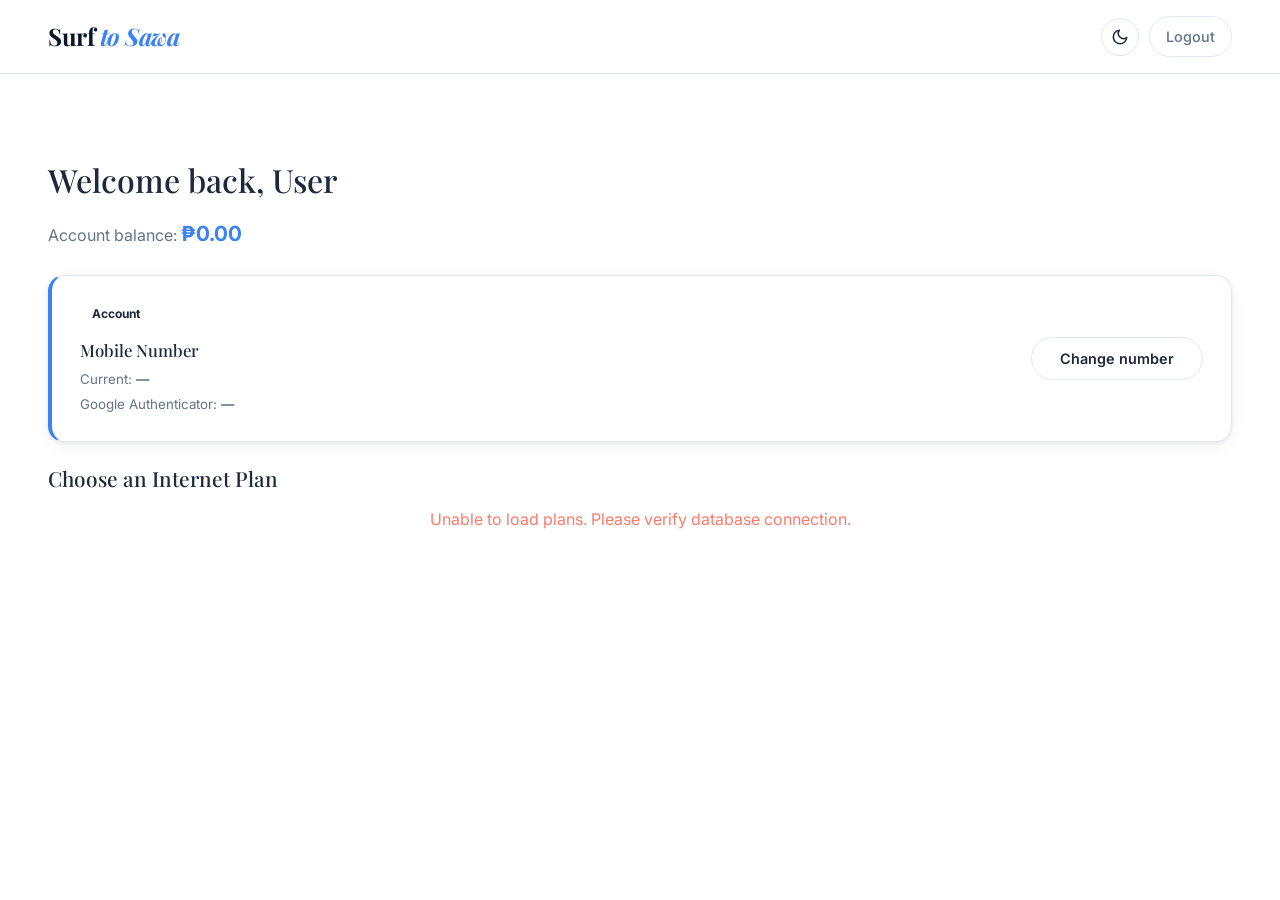
<file: dashboard.html>
<!DOCTYPE html>
<html lang="en">
<head>
<meta charset="UTF-8">
<meta name="viewport" content="width=device-width, initial-scale=1.0">
<title>Dashboard | Surf to Sawa</title>
<link rel="stylesheet" href="css/style.css">
<script src="js/theme.js"></script>
<style>
    #phone-change-flow input {
        width: 100%;
        padding: 13px 16px;
        margin-bottom: 14px;
        border-radius: var(--radius-sm);
        border: 1.5px solid var(--border);
        background: var(--bg-alt);
        color: var(--text);
        font-size: 0.95rem;
        font-family: var(--font-sans);
        transition: all .25s;
    }

    #phone-change-flow input:focus {
        outline: none;
        border-color: var(--accent-2);
        box-shadow: 0 0 0 3px rgba(59, 130, 246, .12);
        background: var(--bg);
    }
</style>
</head>
<body>

<header class="navbar">
    <a href="index.html" class="logo">Surf <span>to Sawa</span></a>
    <nav style="display:flex;align-items:center;gap:10px;flex-wrap:wrap">
        <a href="admin.html" id="admin-link" style="display:none">Admin Panel</a>
        <a href="s2s-customer-locations.html" id="locations-link" style="display:none">Customer Locations</a>
        <a href="topup.html" id="topup-link" style="display:none" class="btn-outline">Top Up</a>
        <span id="welcome" style="color:var(--text-muted);font-size:0.9rem"></span>
        <button type="button" class="theme-toggle" onclick="toggleTheme()"></button>
        <a href="php/logout.php" onclick="localStorage.removeItem('user')" class="btn-outline">Logout</a>
    </nav>
</header>

<section class="dashboard">
    <h2>Welcome back, <span id="username">User</span></h2>
    <p class="balance-display">Account balance: <strong>₱<span id="balance">0.00</span></strong></p>

    <!-- Mobile Number / Change Number Card -->
    <div class="sub-card" id="phone-card" style="margin-bottom:20px">
        <div style="display:flex;justify-content:space-between;align-items:center;flex-wrap:wrap;gap:10px">
            <div>
                <span class="badge" style="margin-bottom:6px">Account</span>
                <h3 style="margin:4px 0 2px;color:var(--text);font-size:1.05rem">Mobile Number</h3>
                <small style="color:var(--text-muted)">Current: <strong id="current-phone">—</strong></small><br>
                <small style="color:var(--text-muted)">Google Authenticator: <strong id="totp-status">—</strong></small>
            </div>
            <button type="button" class="btn-outline" id="phone-change-toggle" onclick="togglePhoneChange()">Change
                number</button>
        </div>

        <div id="phone-change-flow" hidden style="margin-top:14px">
            <div id="phone-msg" style="display:none"></div>
            <form id="phone-request-form" onsubmit="event.preventDefault(); requestPhoneChange();">
                <p class="sub" style="margin:0 0 10px">Enter the new number, then confirm it with a code from your
                    Google Authenticator app.</p>
                <input type="tel" id="pc-phone" placeholder="New mobile number (e.g. 0917 123 4567)" required
                    inputmode="tel" autocomplete="tel">
                <button type="submit" class="btn-primary full" id="pc-send-btn">Continue</button>
            </form>
            <form id="phone-verify-form" hidden onsubmit="event.preventDefault(); verifyPhoneChange();">
                <div id="pc-totp-setup" hidden>
                    <p class="sub" style="margin:0 0 10px">Scan this QR code with the Google Authenticator app, then
                        type the 6-digit code it shows.</p>
                    <div id="pc-qr" style="display:flex;justify-content:center;margin:0 0 10px"></div>
                </div>
                <p id="pc-otp-copy" class="sub" style="margin:0 0 10px">Enter the 6-digit code from your Google
                    Authenticator app to confirm the new number.</p>
                <input type="text" id="pc-code" placeholder="6-digit authenticator code" required inputmode="numeric"
                    autocomplete="one-time-code" maxlength="6" pattern="[0-9]{6}">
                <button type="submit" class="btn-primary full" id="pc-verify-btn">Confirm new number</button>
            </form>
        </div>
    </div>

    <!-- Location & Coverage Card -->
    <div id="location-card" class="sub-card" style="display:none;margin-bottom:20px;border-left-color:var(--load-normal)"></div>

    <!-- Active Subscription Card -->
    <div id="active-sub-card" class="sub-card" style="display:none;margin-bottom:30px"></div>

    <h3>Choose an Internet Plan</h3>
    <div id="plan-list" class="plan-grid"></div>
</section>

<script src="js/qrcode.min.js"></script>
<script src="js/script.js?v=20261123c"></script>
<script>
    checkSession();
    loadPlans("plan-list", false);

    /* ── Change mobile number (Google Authenticator) ── */
    function phoneNotify(msg, ok = true) {
        const el = document.getElementById("phone-msg");
        el.textContent = msg;
        el.style.display = "block";
        el.style.background = ok ? "rgba(34, 197, 94, 0.15)" : "rgba(255, 92, 138, 0.15)";
        el.style.border = ok ? "1px solid var(--load-normal)" : "1px solid var(--accent-2)";
        el.style.color = ok ? "var(--load-normal)" : "#ff7a6b";
        el.style.padding = "10px 14px";
        el.style.borderRadius = "8px";
        el.style.marginBottom = "14px";
        el.style.fontSize = "0.9rem";
    }

    function togglePhoneChange() {
        const flow = document.getElementById("phone-change-flow");
        flow.hidden = !flow.hidden;
        if (!flow.hidden) {
            document.getElementById("pc-phone").focus();
        }
    }

    function showPhoneOtpMessage(data) {
        const setupBox = document.getElementById("pc-totp-setup");
        if (data.totp_setup_required && data.otpauth_uri) {
            setupBox.hidden = false;
            renderAuthenticatorQr("pc-qr", data.otpauth_uri);
        } else {
            setupBox.hidden = true;
        }
        const lines = [data.message || "Enter the code from your Google Authenticator app."];
        if (data.phone_masked) lines.push("New number: " + data.phone_masked);
        document.getElementById("pc-otp-copy").textContent = lines.join(" ");
    }

    async function requestPhoneChange() {
        const phone = document.getElementById("pc-phone").value.trim();
        if (!phone) {
            phoneNotify("Enter the new mobile number.", false); return;
        }
        const btn = document.getElementById("pc-send-btn");
        btn.disabled = true; btn.textContent = "Checking…";
        try {
            const res = await fetch("php/request_phone_change.php", {
                method: "POST",
                headers: { "Content-Type": "application/json" },
                body: JSON.stringify({ phone })
            });
            const data = await res.json();
            phoneNotify(data.message, data.success);
            if (data.success) {
                document.getElementById("phone-request-form").hidden = true;
                document.getElementById("phone-verify-form").hidden = false;
                showPhoneOtpMessage(data);
                document.getElementById("pc-code").focus();
            }
        } catch (err) {
            phoneNotify("Request failed. Check the server connection.", false);
        } finally {
            btn.disabled = false; btn.textContent = "Continue";
        }
    }

    async function verifyPhoneChange() {
        const code = document.getElementById("pc-code").value.trim();
        if (!/^\d{6}$/.test(code)) {
            phoneNotify("Enter the 6-digit code from your authenticator app.", false); return;
        }
        const btn = document.getElementById("pc-verify-btn");
        btn.disabled = true; btn.textContent = "Verifying…";
        try {
            const res = await fetch("php/verify_phone_change.php", {
                method: "POST",
                headers: { "Content-Type": "application/json" },
                body: JSON.stringify({ code })
            });
            const data = await res.json();
            phoneNotify(data.message, data.success);
            if (data.success) {
                document.getElementById("current-phone").textContent = formatPhPhone(data.phone);
                const user = JSON.parse(localStorage.getItem("user") || "{}");
                user.phone = data.phone;
                user.phone_verified = true;
                user.totp_enabled = true;
                localStorage.setItem("user", JSON.stringify(user));
                const totpEl = document.getElementById("totp-status");
                if (totpEl) { totpEl.textContent = "Enabled"; totpEl.style.color = "var(--load-normal)"; }
                document.getElementById("phone-change-flow").hidden = true;
                document.getElementById("phone-verify-form").hidden = true;
                document.getElementById("phone-request-form").hidden = false;
                document.getElementById("pc-phone").value = "";
                document.getElementById("pc-code").value = "";
            }
        } catch (err) {
            phoneNotify("Verification request failed. Check the server connection.", false);
        } finally {
            btn.disabled = false; btn.textContent = "Confirm new number";
        }
    }
</script>

</body>
</html>
</file>
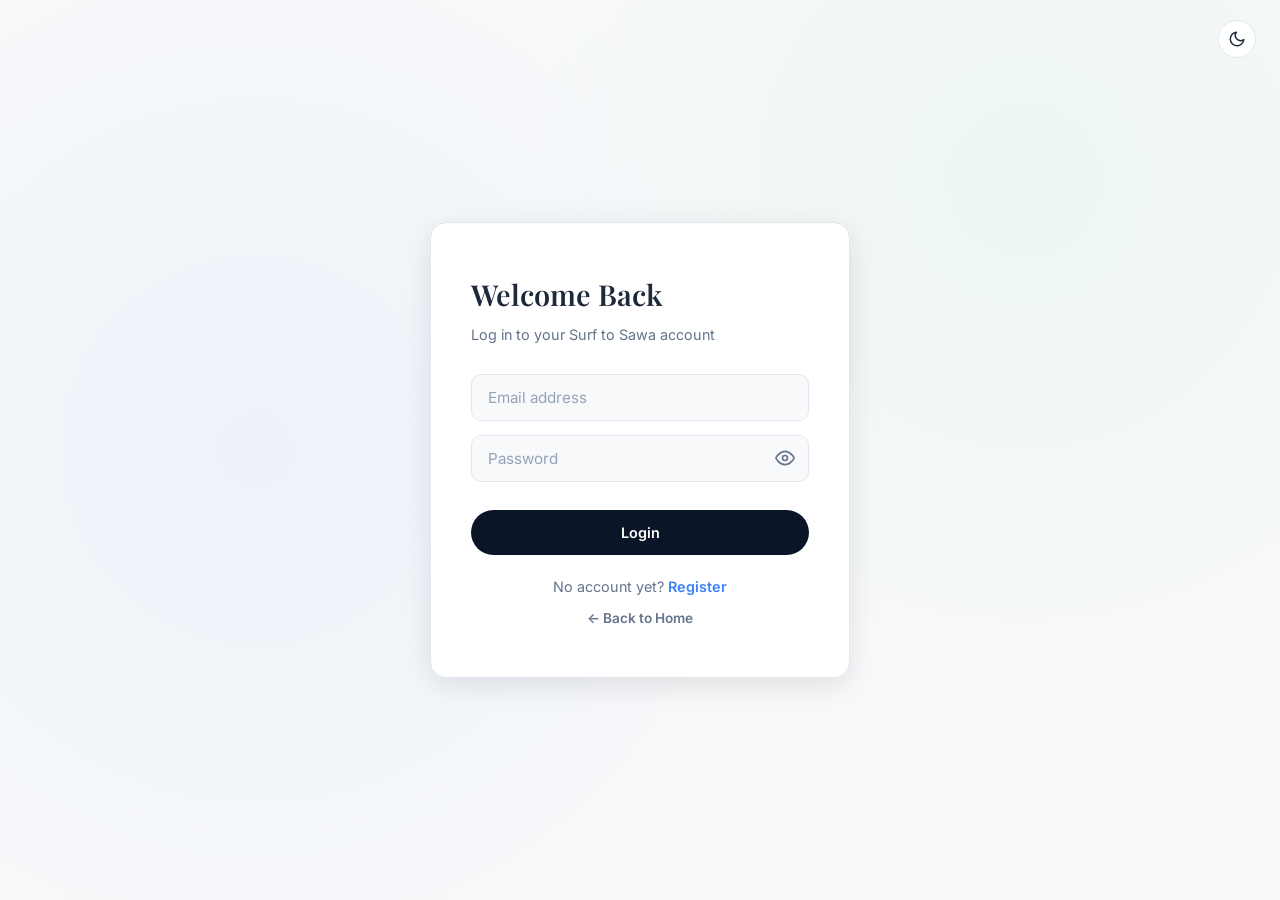
<file: login.html>
<!DOCTYPE html>
<html lang="en">

<head>
    <meta charset="UTF-8">
    <meta name="viewport" content="width=device-width, initial-scale=1.0">
    <title>Login | Surf to Sawa</title>
    <link rel="stylesheet" href="css/style.css?v=20261123">
    <script src="js/theme.js"></script>
</head>

<body class="auth-body">

    <div style="position:fixed;top:20px;right:24px">
        <button type="button" class="theme-toggle" onclick="toggleTheme()"></button>
    </div>

    <div class="auth-card">
        <h2>Welcome Back</h2>
        <p class="sub">Log in to your Surf to Sawa account</p>

        <div id="auth-msg" style="display:none"></div>

        <form id="login-form" onsubmit="event.preventDefault(); loginUser();">
            <input type="email" id="email" placeholder="Email address" required autocomplete="email">
            <div class="password-wrap">
                <input type="password" id="password" placeholder="Password" required autocomplete="current-password">
                <button type="button" class="password-toggle" onclick="togglePassword('password', this)"
                    aria-label="Show password" aria-pressed="false" title="Show password">
                    <svg class="icon-eye" viewBox="0 0 24 24" fill="none" stroke="currentColor" stroke-width="2"
                        stroke-linecap="round" stroke-linejoin="round" aria-hidden="true">
                        <path d="M1 12s4-8 11-8 11 8 11 8-4 8-11 8-11-8-11-8z"></path>
                        <circle cx="12" cy="12" r="3"></circle>
                    </svg>
                    <svg class="icon-eye-off" viewBox="0 0 24 24" fill="none" stroke="currentColor" stroke-width="2"
                        stroke-linecap="round" stroke-linejoin="round" aria-hidden="true">
                        <path
                            d="M17.94 17.94A10.07 10.07 0 0 1 12 20c-7 0-11-8-11-8a18.45 18.45 0 0 1 5.06-5.94M9.9 4.24A9.12 9.12 0 0 1 12 4c7 0 11 8 11 8a18.5 18.5 0 0 1-2.16 3.19m-6.72-1.07a3 3 0 1 1-4.24-4.24">
                        </path>
                        <line x1="1" y1="1" x2="23" y2="23"></line>
                    </svg>
                </button>
            </div>
            <button type="submit" class="btn-primary full">Login</button>
        </form>

        <section id="login-otp-panel" hidden style="margin-top:18px">
            <h3 style="margin:0 0 8px;font-family:var(--font-serif)">Google Authenticator</h3>
            <div id="login-totp-setup" hidden>
                <p class="sub" style="margin-bottom:10px">Scan this QR code with the Google Authenticator app, then type
                    the 6-digit code it shows.</p>
                <div id="login-qr" style="display:flex;justify-content:center;margin:0 0 10px"></div>
            </div>
            <p id="login-otp-copy" class="sub">Enter the 6-digit code from your Google Authenticator app.</p>
            <form onsubmit="event.preventDefault(); verifyLoginCode();">
                <input type="text" id="login-otp-code" placeholder="6-digit authenticator code" required
                    inputmode="numeric" autocomplete="one-time-code" maxlength="6" pattern="[0-9]{6}">
                <button type="submit" class="btn-primary full" id="login-verify-btn">Verify and Login</button>
            </form>
        </section>

        <p class="switch">No account yet? <a href="register.html">Register</a></p>
        <p class="switch" id="back-to-login" hidden style="margin-top:8px"><a href="#"
                onclick="backToLogin(); return false;" style="color:var(--text-muted);font-size:0.85rem">← Back to
                Login</a></p>
        <p class="switch" style="margin-top:8px"><a href="index.html"
                style="color:var(--text-muted);font-size:0.85rem">← Back to Home</a></p>
    </div>

    <script src="js/qrcode.min.js"></script>
    <script src="js/script.js?v=20261123c"></script>
    <script>
        restoreLoginOtp();
    </script>
</body>

</html>
</file>
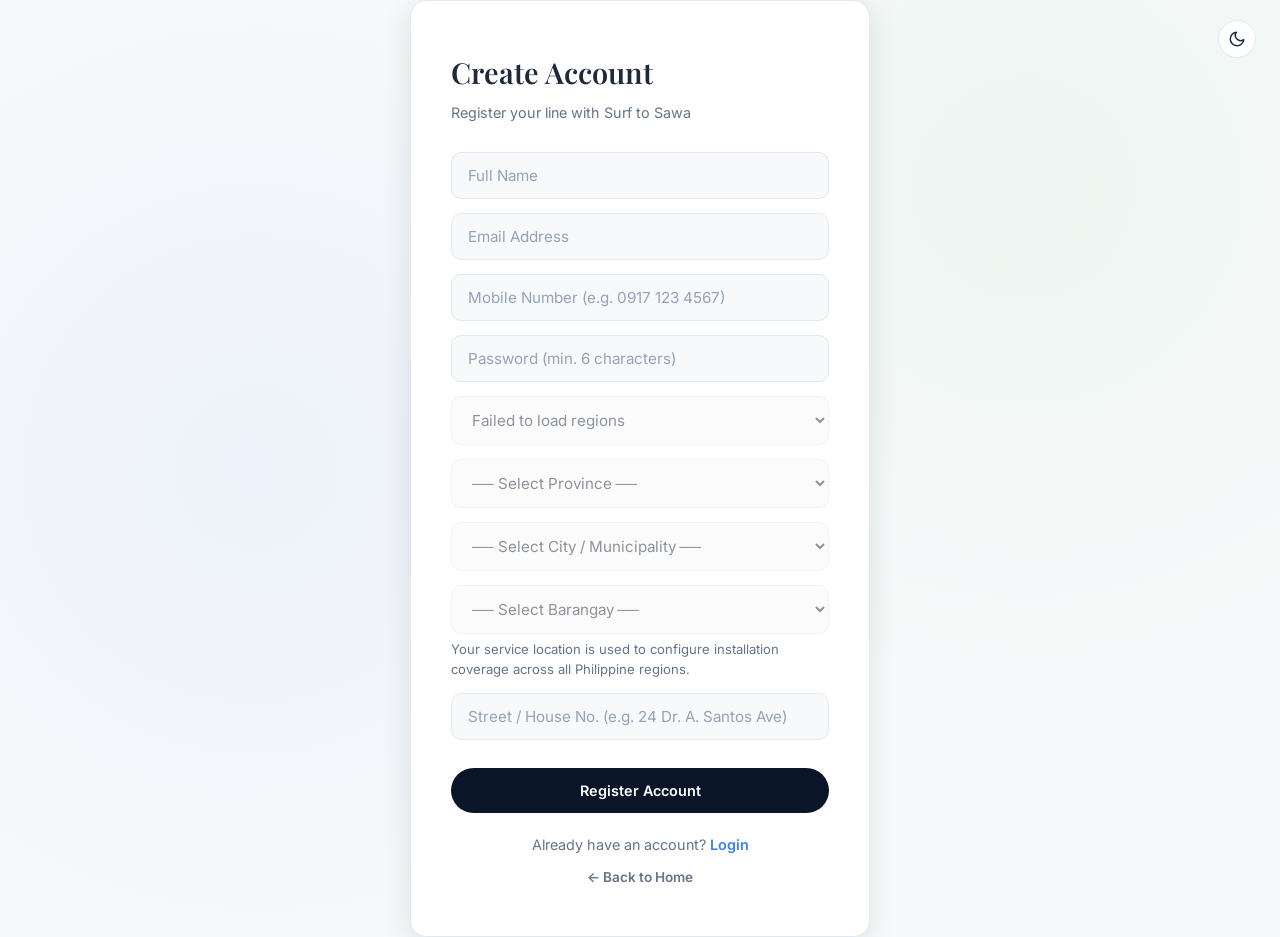
<file: register.html>
<!DOCTYPE html>
<html lang="en">

<head>
    <meta charset="UTF-8">
    <meta name="viewport" content="width=device-width, initial-scale=1.0">
    <title>Register | Surf to Sawa</title>
    <link rel="stylesheet" href="css/style.css">
    <script src="js/theme.js"></script>
    <style>
        .auth-card select {
            width: 100%;
            padding: 13px 16px;
            margin-bottom: 14px;
            border-radius: var(--radius-sm);
            border: 1.5px solid var(--border);
            background: var(--bg-alt);
            color: var(--text);
            font-size: 0.95rem;
            font-family: var(--font-sans);
            cursor: pointer;
            transition: all .25s;
        }

        .auth-card select:disabled {
            opacity: 0.5;
            cursor: not-allowed;
        }

        .auth-card select:focus {
            outline: none;
            border-color: var(--accent-2);
            box-shadow: 0 0 0 3px rgba(59, 130, 246, .12);
            background: var(--bg);
        }

        .loc-hint {
            font-size: 0.82rem;
            color: var(--text-muted);
            margin: -8px 0 14px;
            line-height: 1.5;
        }

        .spinner-inline {
            display: inline-block;
            width: 12px;
            height: 12px;
            border: 2px solid var(--border);
            border-top-color: var(--accent-2);
            border-radius: 50%;
            animation: spin .6s linear infinite;
            margin-left: 6px;
            vertical-align: middle;
        }

        @keyframes spin {
            to {
                transform: rotate(360deg);
            }
        }
    </style>
</head>

<body class="auth-body">

    <div style="position:fixed;top:20px;right:24px">
        <button type="button" class="theme-toggle" onclick="toggleTheme()"></button>
    </div>

    <div class="auth-card" style="max-width: 460px;">
        <h2>Create Account</h2>
        <p class="sub">Register your line with Surf to Sawa</p>

        <div id="auth-msg" style="display:none"></div>

        <form id="register-form" onsubmit="event.preventDefault(); registerUser();">
            <input type="text" id="fullname" placeholder="Full Name" required autocomplete="name">
            <input type="email" id="email" placeholder="Email Address" required autocomplete="email">
            <input type="tel" id="phone" placeholder="Mobile Number (e.g. 0917 123 4567)" required autocomplete="tel"
                inputmode="tel">
            <input type="password" id="password" placeholder="Password (min. 6 characters)" required minlength="6"
                autocomplete="new-password">

            <!-- ── Location dropdowns (PSGC) ── -->
            <select id="sel-region" required>
                <option value="">Loading Regions…</option>
            </select>

            <select id="sel-province" disabled required>
                <option value="">── Select Province ──</option>
            </select>

            <select id="sel-citymun" disabled required>
                <option value="">── Select City / Municipality ──</option>
            </select>

            <select id="sel-barangay" disabled required>
                <option value="">── Select Barangay ──</option>
            </select>

            <p class="loc-hint">Your service location is used to configure installation coverage across all Philippine
                regions.</p>

            <input type="text" id="address" placeholder="Street / House No. (e.g. 24 Dr. A. Santos Ave)" required>

            <button type="submit" class="btn-primary full" id="reg-btn">Register Account</button>
        </form>

        <section id="verification-panel" hidden style="margin-top:18px">
            <h3 style="margin:0 0 8px;font-family:var(--font-serif)">Set up Google Authenticator</h3>
            <p class="sub" style="margin-bottom:10px">Scan this QR code with the Google Authenticator app, then type
                the 6-digit code it shows to finish creating your account.</p>
            <div id="reg-qr" style="display:flex;justify-content:center;margin:0 0 10px"></div>
            <p id="verification-copy" class="sub"></p>
            <form id="otp-form" onsubmit="event.preventDefault(); verifyRegistrationCode();">
                <input type="text" id="otp-code" placeholder="6-digit authenticator code" required inputmode="numeric"
                    autocomplete="one-time-code" maxlength="6" pattern="[0-9]{6}">
                <button type="submit" class="btn-primary full" id="verify-btn">Verify and Create Account</button>
            </form>
        </section>

        <p class="switch">Already have an account? <a href="login.html">Login</a></p>
        <p class="switch" style="margin-top:8px"><a href="index.html"
                style="color:var(--text-muted);font-size:0.85rem">← Back to Home</a></p>
    </div>

    <script src="js/qrcode.min.js"></script>
    <script src="js/script.js?v=20261123c"></script>
    <script>
        /* ── PSGC Cascading Dropdowns ── */
        const PSGC = "php/get_psgc.php";

        const selRegion = document.getElementById("sel-region");
        const selProvince = document.getElementById("sel-province");
        const selCitymun = document.getElementById("sel-citymun");
        const selBarangay = document.getElementById("sel-barangay");

        function setLoading(sel, label) {
            sel.innerHTML = `<option value="">${label} <span class="spinner-inline"></span></option>`;
            sel.disabled = true;
        }
        function resetSelect(sel, label) {
            sel.innerHTML = `<option value="">${label}</option>`;
            sel.disabled = true;
        }

        async function fetchPSGC(params) {
            const url = PSGC + "?" + new URLSearchParams(params).toString();
            const r = await fetch(url);
            if (!r.ok) throw new Error("HTTP " + r.status);
            const data = await r.json();
            if (data.error) throw new Error(data.error);
            return data;
        }

        // 1. Load regions on page load
        (async () => {
            try {
                setLoading(selRegion, "Loading Regions…");
                const regions = await fetchPSGC({ type: "regions" });
                regions.sort((a, b) => a.name.localeCompare(b.name));
                selRegion.innerHTML =
                    '<option value="">── Select Region ──</option>' +
                    regions.map(r =>
                        `<option value="${r.code}" data-name="${esc(r.name)}">${esc(r.name)}</option>`
                    ).join("");
                selRegion.disabled = false;
            } catch (e) {
                selRegion.innerHTML = '<option value="">Failed to load regions</option>';
                console.error("PSGC regions:", e);
            }
        })();

        // 2. Region → Province (with zero-province fallback like NCR)
        selRegion.addEventListener("change", async () => {
            resetSelect(selProvince, "── Select Province ──");
            resetSelect(selCitymun, "── Select City / Municipality ──");
            resetSelect(selBarangay, "── Select Barangay ──");
            if (!selRegion.value) return;

            try {
                setLoading(selProvince, "Loading Provinces…");
                const provinces = await fetchPSGC({ type: "provinces", region: selRegion.value });

                if (Array.isArray(provinces) && provinces.length > 0) {
                    provinces.sort((a, b) => a.name.localeCompare(b.name));
                    selProvince.innerHTML =
                        '<option value="">── Select Province ──</option>' +
                        provinces.map(p =>
                            `<option value="${p.code}" data-name="${esc(p.name)}">${esc(p.name)}</option>`
                        ).join("");
                    selProvince.disabled = false;
                } else {
                    // NCR or regions without provinces
                    const regName = getSelName(selRegion);
                    selProvince.innerHTML = `<option value="ncr_direct" data-name="${esc(regName)}">${esc(regName)} (Direct Cities)</option>`;
                    selProvince.disabled = false;

                    // Automatically trigger cities load for this region
                    setLoading(selCitymun, "Loading Cities & Municipalities…");
                    const items = await fetchPSGC({ type: "citymuns", region: selRegion.value });
                    items.sort((a, b) => a.name.localeCompare(b.name));
                    selCitymun.innerHTML =
                        '<option value="">── Select City / Municipality ──</option>' +
                        items.map(c =>
                            `<option value="${c.code}" data-name="${esc(c.name)}">${esc(c.name)}</option>`
                        ).join("");
                    selCitymun.disabled = false;
                }
            } catch (e) {
                selProvince.innerHTML = '<option value="">Failed to load provinces</option>';
                console.error("PSGC provinces:", e);
            }
        });

        // 3. Province → City/Municipality (combined)
        selProvince.addEventListener("change", async () => {
            if (selProvince.value === 'ncr_direct') return; // Handled directly by Region
            resetSelect(selCitymun, "── Select City / Municipality ──");
            resetSelect(selBarangay, "── Select Barangay ──");
            if (!selProvince.value) return;
            try {
                setLoading(selCitymun, "Loading Cities & Municipalities…");
                const items = await fetchPSGC({ type: "citymuns", province: selProvince.value });
                items.sort((a, b) => a.name.localeCompare(b.name));
                selCitymun.innerHTML =
                    '<option value="">── Select City / Municipality ──</option>' +
                    items.map(c =>
                        `<option value="${c.code}" data-name="${esc(c.name)}">${esc(c.name)}</option>`
                    ).join("");
                selCitymun.disabled = false;
            } catch (e) {
                selCitymun.innerHTML = '<option value="">Failed to load cities/municipalities</option>';
                console.error("PSGC citymuns:", e);
            }
        });

        // 4. City/Mun → Barangay
        selCitymun.addEventListener("change", async () => {
            resetSelect(selBarangay, "── Select Barangay ──");
            if (!selCitymun.value) return;
            try {
                setLoading(selBarangay, "Loading Barangays…");
                let barangays;
                try {
                    barangays = await fetchPSGC({ type: "barangays", city: selCitymun.value });
                } catch {
                    barangays = null;
                }
                if (!barangays || !barangays.length) {
                    barangays = await fetchPSGC({ type: "barangays", mun: selCitymun.value });
                }
                barangays.sort((a, b) => a.name.localeCompare(b.name));
                selBarangay.innerHTML =
                    '<option value="">── Select Barangay ──</option>' +
                    barangays.map(b =>
                        `<option value="${b.code}" data-name="${esc(b.name)}">${esc(b.name)}</option>`
                    ).join("");
                selBarangay.disabled = false;
            } catch (e) {
                selBarangay.innerHTML = '<option value="">Failed to load barangays</option>';
                console.error("PSGC barangays:", e);
            }
        });

        // Helper to get selected option's data-name
        function getSelName(sel) {
            const opt = sel.options[sel.selectedIndex];
            return opt ? (opt.dataset.name || opt.textContent.trim()) : "";
        }

        // Override registerUser to include PSGC fields and phone verification.
        window.registerUser = async function () {
            const fullname = document.getElementById("fullname").value.trim();
            const email = document.getElementById("email").value.trim();
            const phone = document.getElementById("phone").value.trim();
            const password = document.getElementById("password").value;
            const address = document.getElementById("address").value.trim();

            const regionCode = selRegion.value;
            const regionName = getSelName(selRegion);
            const provinceCode = selProvince.value;
            let provinceName = getSelName(selProvince);
            if (provinceCode === 'ncr_direct') provinceName = 'Metro Manila';
            const citymunName = getSelName(selCitymun);
            const barangayCode = selBarangay.value;
            const barangayName = getSelName(selBarangay);

            if (!fullname || !email || !phone || !password) {
                notify("Please fill in all account fields, including your mobile number.", false); return;
            }
            if (password.length < 6) {
                notify("Password must be at least 6 characters.", false); return;
            }
            if (!regionCode || !provinceCode || !selCitymun.value || !barangayCode) {
                notify("Please select your complete location (Region → Province → City/Municipality → Barangay).", false); return;
            }
            if (!address) {
                notify("Please enter your street address.", false); return;
            }

            const btn = document.getElementById("reg-btn");
            btn.disabled = true; btn.textContent = "Preparing authenticator…";
            try {
                const res = await fetch("php/register.php", {
                    method: "POST",
                    headers: { "Content-Type": "application/json" },
                    body: JSON.stringify({
                        fullname, email, phone, password, address,
                        region: regionName,
                        province: provinceName,
                        city: citymunName,
                        barangay_name: barangayName,
                        barangay_code: barangayCode,
                        barangay: barangayCode
                    })
                });
                const data = await res.json();
                notify(data.message, data.success);
                if (data.success) {
                    document.getElementById("register-form").hidden = true;
                    document.getElementById("verification-panel").hidden = false;
                    showVerificationMessage(data);
                    document.getElementById("otp-code").focus();
                }
            } catch (err) {
                notify("Registration request failed. Check server connection.", false);
            } finally {
                btn.disabled = false; btn.textContent = "Register Account";
            }
        };

        function showVerificationMessage(data) {
            if (data.otpauth_uri) {
                renderAuthenticatorQr("reg-qr", data.otpauth_uri);
            }
            document.getElementById("verification-copy").textContent = data.message || "Enter the code from your authenticator app.";
        }

        async function restorePendingRegistration() {
            try {
                const res = await fetch("php/registration_status.php", { cache: "no-store" });
                const data = await res.json();
                if (data.success && data.pending) {
                    document.getElementById("register-form").hidden = true;
                    document.getElementById("verification-panel").hidden = false;
                    showVerificationMessage(data);
                }
            } catch (err) {
                console.warn("Could not restore pending registration state.", err);
            }
        }

        async function verifyRegistrationCode() {
            const codeInput = document.getElementById("otp-code");
            const code = codeInput.value.trim();
            if (!/^\d{6}$/.test(code)) {
                notify("Enter the 6-digit verification code.", false); return;
            }
            const btn = document.getElementById("verify-btn");
            btn.disabled = true; btn.textContent = "Verifying…";
            try {
                const res = await fetch("php/verify_registration.php", {
                    method: "POST",
                    headers: { "Content-Type": "application/json" },
                    body: JSON.stringify({ code })
                });
                const data = await res.json();
                notify(data.message, data.success);
                if (data.success) {
                    document.getElementById("verification-panel").hidden = true;
                    setTimeout(() => { window.location.href = "login.html"; }, 1200);
                }
            } catch (err) {
                notify("Verification request failed. Check the server connection.", false);
            } finally {
                btn.disabled = false; btn.textContent = "Verify and Create Account";
            }
        }

        restorePendingRegistration();
    </script>
</body>

</html>
</file>
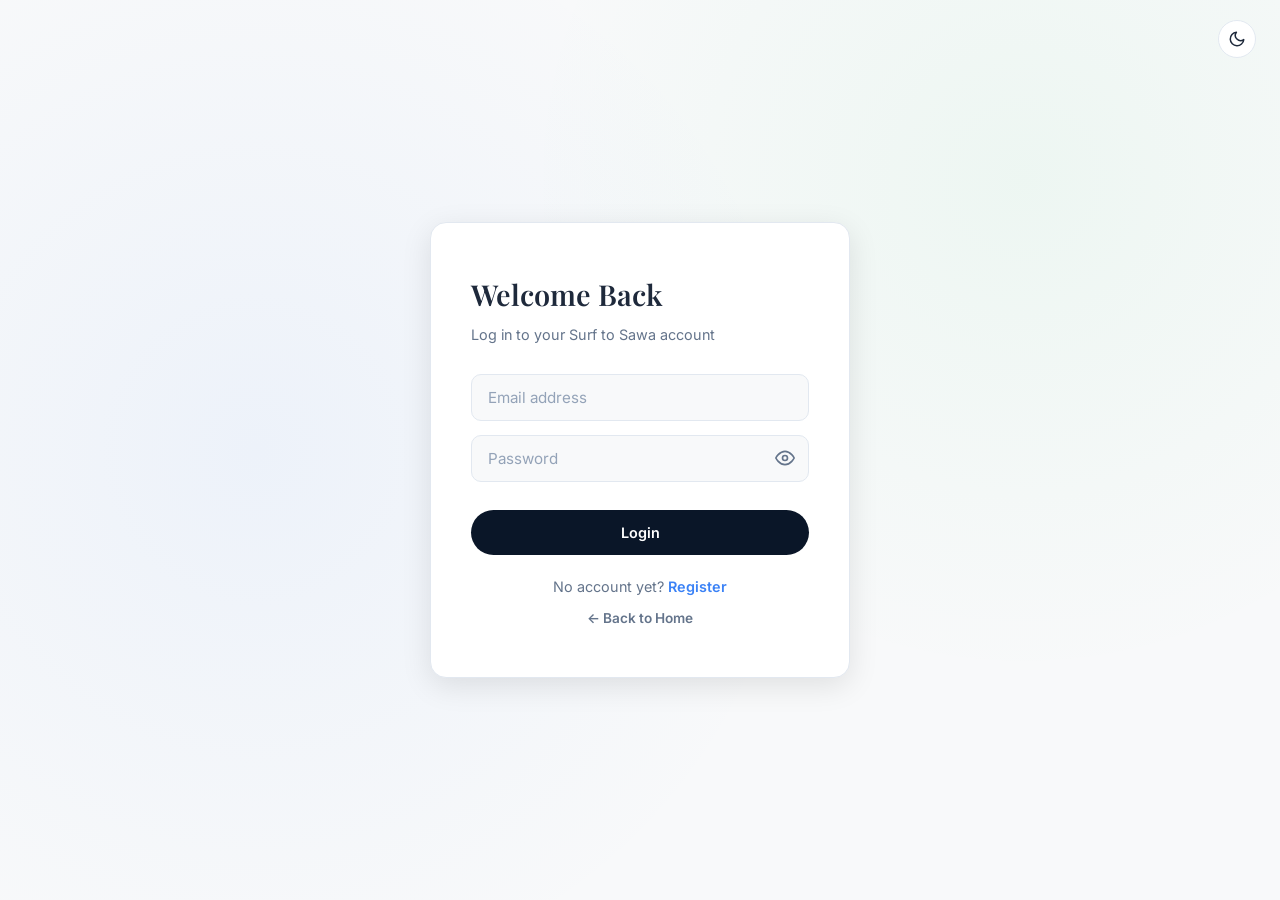
<file: s2s-customer-locations.html>
<!DOCTYPE html>
<html lang="en">
<head>
<meta charset="utf-8">
<meta name="viewport" content="width=device-width, initial-scale=1, viewport-fit=cover">
<title>S2S.Connect · Customer Locations (Admin)</title>
<link href="https://fonts.googleapis.com/css2?family=Manrope:wght@400;500;600;700;800&display=swap" rel="stylesheet">
<style>
:root{--ink:#eaeaea;--mut:#a9b3d6;--bg:#0b1020;--card:#131c3d;--line:#1e2a52;--teal:#00e0ff;--tealbg:#1a2650;--green:#22c55e;--yel:#e0a010;--red:#d9402f;--gray:#7b8a93;--water:#CDE8EE;--land:#F6F4EE;--road:#e3ddd0;--hwy:#f0c987;--lbl:#6a7a84;box-sizing:border-box;padding-top:env(safe-area-inset-top,0px);padding-bottom:env(safe-area-inset-bottom,0px)}
@media (prefers-color-scheme:dark){:root:not([data-theme="light"]){--ink:#eaeaea;--mut:#a9b3d6;--bg:#0b1020;--card:#131c3d;--line:#1e2a52;--teal:#00e0ff;--tealbg:#1a2650}}
:root[data-theme="dark"]{--ink:#eaeaea;--mut:#a9b3d6;--bg:#0b1020;--card:#131c3d;--line:#1e2a52;--teal:#00e0ff;--tealbg:#1a2650}
html{scroll-padding-top:env(safe-area-inset-top,0px)}
*{box-sizing:border-box}body{margin:0;background:var(--bg);color:var(--ink);font:500 13.5px/1.4 Manrope,'Segoe UI',system-ui,sans-serif}
button,select,input{font:inherit;color:inherit}
.top{display:flex;align-items:center;gap:16px;padding:12px 20px;background:var(--card);border-bottom:1px solid var(--line);flex-wrap:wrap}
.brand{font-weight:800;font-size:17px;letter-spacing:-.3px}.brand span{color:var(--teal)}
.top h1{font-size:15px;margin:0;font-weight:700;color:var(--mut)}.sp{flex:1}
.seg{display:flex;background:var(--bg);border:1px solid var(--line);border-radius:9px;padding:2px}
.seg button{border:0;background:none;padding:6px 13px;border-radius:7px;font-weight:700;color:var(--mut);cursor:pointer}
.seg button.on{background:var(--card);color:var(--ink);box-shadow:0 1px 3px #0003}
.btn{border:1px solid var(--line);background:var(--card);padding:8px 14px;border-radius:9px;font-weight:700;cursor:pointer;text-decoration:none;display:inline-flex;align-items:center}
.btn:hover{background:var(--tealbg)}
.btn.pri{background:var(--teal);border-color:var(--teal);color:#06122b}
:focus-visible{outline:2px solid var(--teal);outline-offset:2px}
.filters{display:flex;flex-wrap:wrap;gap:10px;align-items:center;padding:12px 20px 4px}
.filters select,.filters input{background:var(--card);border:1px solid var(--line);border-radius:9px;padding:8px 10px;min-width:140px}
.search{flex:1;min-width:220px;max-width:380px}.filters .search{width:100%}
.pills{display:flex;gap:6px;flex-wrap:wrap;padding:6px 20px 10px}
.pill{border:1px solid var(--line);background:var(--card);border-radius:99px;padding:5px 11px 5px 9px;font-weight:700;cursor:pointer;display:inline-flex;gap:6px;align-items:center;color:var(--mut)}
.pill.on{color:var(--ink);border-color:var(--ink)}.pill:not(.on){opacity:.6}
.pill i{width:9px;height:9px;border-radius:50%;background:var(--c)}.pill em{font-style:normal;background:var(--bg);border-radius:99px;padding:0 6px;font-size:11.5px}
.sum{display:grid;grid-template-columns:repeat(5,1fr);gap:1px;background:var(--line);margin:0 20px 12px;border:1px solid var(--line);border-radius:11px;overflow:hidden}
.sum div{background:var(--card);padding:10px 14px}.sum b{display:block;font-size:22px;letter-spacing:-.5px}.sum span{color:var(--mut);font-size:12px;font-weight:600}
.sum div:before{content:"";display:inline-block;width:8px;height:8px;border-radius:2px;background:var(--c);margin-right:6px}
.main{display:grid;gap:12px;padding:0 20px 20px;height:max(520px,calc(100vh - 250px));grid-template-columns:minmax(0,1.15fr) minmax(0,1fr)}
[data-view=map] .main,[data-view=table] .main{grid-template-columns:1fr}[data-view=map] .tbl,[data-view=table] .mapwrap{display:none}
.mapwrap{position:relative;border:1px solid var(--line);border-radius:12px;overflow:hidden;min-height:380px;background:var(--water)}
.mapwrap.dark{--water:#0b1b26;--land:#14232d;--road:#1e3140;--hwy:#4a4030;--lbl:#8fa3af}
#map{width:100%;height:100%;display:block;cursor:grab;touch-action:none}
.zoom{position:absolute;top:10px;right:10px;display:flex;flex-direction:column;gap:6px}
.zoom button{width:34px;height:34px;border-radius:8px;border:1px solid var(--line);background:var(--card);font-weight:800;cursor:pointer}
.legend{position:absolute;left:10px;bottom:10px;background:var(--card);border:1px solid var(--line);border-radius:10px;padding:8px 11px;font-size:12px;display:grid;gap:3px}
.legend i{display:inline-block;width:10px;height:10px;border-radius:50%;margin-right:7px;vertical-align:-1px}
.pop{position:absolute;width:296px;background:var(--card);border:1px solid var(--line);border-radius:12px;box-shadow:0 10px 30px #0004;padding:14px;display:none;z-index:5}
.pop h3{margin:0 0 2px;font-size:15px}.pop dl{display:grid;grid-template-columns:92px 1fr;gap:5px 8px;margin:10px 0;font-size:12.5px}.pop dt{color:var(--mut)}.pop dd{margin:0;font-weight:600}
.x{position:absolute;top:8px;right:10px;border:0;background:none;font-size:18px;cursor:pointer;color:var(--mut)}
.tbl{border:1px solid var(--line);border-radius:12px;background:var(--card);display:flex;flex-direction:column;min-height:0}
.tbl .hd{padding:10px 14px;border-bottom:1px solid var(--line);color:var(--mut);font-weight:600;display:flex;justify-content:space-between}
.scroll{overflow:auto;flex:1}table{border-collapse:collapse;width:100%;min-width:760px}
th{position:sticky;top:0;background:var(--card);text-align:left;font-size:12px;color:var(--mut);padding:8px 12px;border-bottom:1px solid var(--line);white-space:nowrap}
td{padding:8px 12px;border-bottom:1px solid var(--line);vertical-align:middle}tbody tr{cursor:pointer}tbody tr:hover,tbody tr.sel{background:var(--tealbg)}
td.id{font-weight:700;white-space:nowrap}td small{display:block;color:var(--mut)}
.kebab{border:0;background:none;font-size:18px;cursor:pointer;border-radius:6px;padding:0 6px}.kebab:hover{background:var(--bg)}
.b{display:inline-flex;gap:5px;align-items:center;padding:2px 9px;border-radius:99px;font-size:11.5px;font-weight:700;color:var(--c);background:color-mix(in srgb,var(--c) 14%,transparent);white-space:nowrap}
.b:before{content:"";width:6px;height:6px;border-radius:50%;background:currentColor}
.active{--c:#22c55e}.pending{--c:#e0a010}.unavailable{--c:#5b6e79}.suspended{--c:#8a7d7d}.issue{--c:#ff5c6c}
.empty{padding:40px 20px;text-align:center;color:var(--mut)}
#drawer{position:fixed;top:0;bottom:0;right:0;width:min(420px,100%);background:var(--card);border-left:1px solid var(--line);box-shadow:-10px 0 40px #0004;transform:translateX(105%);transition:transform .25s;z-index:20;padding:calc(18px + env(safe-area-inset-top,0px)) 20px 20px;overflow:auto}
#drawer.open{transform:none}#drawer h2{margin:0 0 4px;font-size:18px}#drawer label{display:block;font-weight:700;margin:14px 0 5px;font-size:12.5px}
#drawer select,#drawer input{width:100%;padding:9px 10px;border-radius:9px;border:1px solid var(--line);background:var(--bg)}
.res{margin-top:18px;border:1px solid var(--line);border-radius:12px;padding:14px}.res .big{font-size:34px;font-weight:800;letter-spacing:-1px}
.meter{position:relative;height:10px;border-radius:9px;margin:14px 0 4px;background:linear-gradient(90deg,var(--green) 0 41.6%,var(--yel) 41.6% 75%,var(--red) 75%)}
.meter i{position:absolute;top:-4px;width:4px;height:18px;background:var(--ink);border-radius:2px}.mk{display:flex;justify-content:space-between;font-size:11px;color:var(--mut)}
.nn{display:flex;justify-content:space-between;padding:6px 0;border-top:1px solid var(--line);font-size:12.5px}
#menu{position:fixed;display:none;background:var(--card);border:1px solid var(--line);border-radius:10px;box-shadow:0 8px 24px #0004;padding:4px;z-index:30}#menu button{display:block;width:100%;text-align:left;border:0;background:none;padding:7px 14px;border-radius:7px;cursor:pointer}#menu button:hover{background:var(--bg)}
#toast{position:fixed;left:50%;bottom:calc(20px + env(safe-area-inset-bottom,0px));transform:translateX(-50%);background:var(--ink);color:var(--bg);padding:9px 16px;border-radius:9px;font-weight:700;display:none;z-index:40}
@media(max-width:960px){.main{grid-template-columns:1fr!important;height:auto}.mapwrap{height:380px}.tbl{max-height:520px}.sum{grid-template-columns:repeat(2,1fr)}.sp{display:none}}
</style>
</head>
<body data-view="split">

<header class="top">
    <div class="brand">S2S<span>.Connect</span> <small style="font-size:11px;color:var(--mut);border:1px solid var(--line);padding:2px 6px;border-radius:6px;vertical-align:middle;margin-left:6px">Admin Portal</small></div>
    <h1>Customer Locations Map</h1>
    <div class="sp"></div>
    <div class="seg" id="seg">
        <button data-v="map">Map</button>
        <button data-v="split" class="on">Split</button>
        <button data-v="table">Table</button>
    </div>
    <a href="admin.html#locations" class="btn">← Back to Admin</a>
    <button class="btn pri" id="vbtn">Verify address</button>
</header>

<section class="filters">
    <select id="fr" aria-label="Region"></select>
    <select id="fc" aria-label="City"></select>
    <select id="fb" aria-label="Barangay"></select>
    <div class="search">
        <input id="q" type="search" placeholder="Search place, street address or customer ID">
    </div>
    <button class="btn" id="reset">Reset</button>
</section>

<div class="pills" id="pills"></div>
<div class="sum" id="sum"></div>

<main class="main">
    <div class="mapwrap dark" id="mw">
        <svg id="map" preserveAspectRatio="xMidYMid slice" aria-label="Customer map"></svg>
        <div class="zoom">
            <button id="zi" aria-label="Zoom in">+</button>
            <button id="zo" aria-label="Zoom out">−</button>
            <button id="mt" aria-label="Toggle map theme" title="Map theme">◐</button>
        </div>
        <div class="legend">
            <span><i style="background:var(--green)"></i>Active, covered</span>
            <span><i style="background:var(--yel)"></i>Pending installation</span>
            <span><i style="background:var(--red)"></i>Reported service issue</span>
            <span><i style="background:var(--gray)"></i>Suspended</span>
            <span><i style="border:1.5px dashed var(--ink);background:#fff"></i>Out of coverage</span>
        </div>
        <div class="pop" id="pop"></div>
    </div>
    <div class="tbl">
        <div class="hd">
            <span id="cnt"></span>
            <span>Click a row to locate it on the map</span>
        </div>
        <div class="scroll">
            <table>
                <thead>
                    <tr>
                        <th>Customer ID</th>
                        <th>Full name</th>
                        <th>Registered</th>
                        <th>Service address</th>
                        <th>Availability zone</th>
                        <th>Request status</th>
                        <th></th>
                    </tr>
                </thead>
                <tbody id="tb"></tbody>
            </table>
            <div class="empty" id="em" hidden>No clients match these filters. Widen the location or turn on more statuses.</div>
        </div>
    </div>
</main>

<aside id="drawer" aria-label="Registration location verifier">
    <button class="x" id="dx" aria-label="Close">×</button>
    <h2>Verify registration address</h2>
    <div style="color:var(--mut)">Test a prospect's address against service availability zones before they register.</div>
    <label for="vb">Barangay</label>
    <select id="vb"></select>
    <label for="va">Street address</label>
    <input id="va" placeholder="e.g. 24 Dr. A. Santos Ave">
    <button class="btn pri" id="vgo" style="width:100%;margin-top:16px">Check coverage</button>
    <div id="vr"></div>
</aside>

<div id="menu"></div>
<div id="toast"></div>

<script>
const $ = s => document.querySelector(s);
const svg = $('#map'), mw = $('#mw'), pop = $('#pop');

/* Helper: XSS sanitizer */
function esc(str) {
    if (str === null || str === undefined) return '';
    return String(str)
        .replace(/&/g, '&amp;')
        .replace(/</g, '&lt;')
        .replace(/>/g, '&gt;')
        .replace(/"/g, '&quot;')
        .replace(/'/g, '&#39;');
}

/* ---------- SESSION GUARD (ADMIN ONLY) ---------- */
async function guard() {
    try {
        const res = await fetch('php/admin_check.php');
        const data = await res.json();
        if (!data.success) {
            alert('Access denied: Admin privileges required to view customer locations.');
            window.location.href = 'login.html';
            return false;
        }
        return true;
    } catch (e) {
        window.location.href = 'login.html';
        return false;
    }
}

/* ---------- STATE ---------- */
let BR = [], NODES = [], C = [];
let REG = {};

const ST = {
    active: 'Active',
    pending: 'Pending installation',
    unavailable: 'Coverage unavailable',
    suspended: 'Suspended'
};

const S = {
    reg: 'NCR', city: '', brgy: '',
    st: new Set(Object.keys(ST)),
    q: '', z: 1.4, cx: 400, cy: 260,
    sel: null, test: null
};

/* ---------- FETCH DATA ---------- */
async function loadData() {
    if (!await guard()) return;

    try {
        const res = await fetch('php/get_customers.php');
        if (res.status === 403) {
            alert('Access denied: Admin privileges required.');
            window.location.href = 'login.html';
            return;
        }
        const data = await res.json();
        if (!data.success) { alert('Failed to load customer data: ' + (data.message || '')); return; }

        BR = (data.barangays || []).map(b => ({
            id: b.id, n: b.name, city: b.city, reg: b.region,
            x: +b.x, y: +b.y, z: b.zone
        }));

        NODES = (data.cabinets || []).map(c => ({
            id: c.id, x: +c.x, y: +c.y, b: c.barangay_id, z: c.zone
        }));

        C = (data.customers || []).map(c => ({
            id: c.customer_code,
            name: c.full_name,
            reg: c.region,
            city: c.city,
            b: c.barangay_id,
            x: +c.x, y: +c.y,
            st: c.status,
            issue: !!c.has_issue,
            date: new Date((c.registered_at || '').replace(' ', 'T')),
            addr: c.address,
            zone: c.zone,
            req: c.request_id,
            plan: c.plan,
            dbm: c.signal_dbm
        }));

        REG = {};
        BR.forEach(b => {
            if (!REG[b.reg]) REG[b.reg] = {};
            REG[b.reg][b.city] = 1;
        });

        // Show all regions nationwide by default so all Philippine locations are immediately visible
        S.reg = '';

        // Populate verifier dropdown AFTER data loads
        opts($('#vb'), BR.map(b => [b.id, b.n + ' — ' + b.city]));

        fit();
        render();
    } catch (err) {
        console.error(err);
        alert('Error loading customers. Please verify backend connection.');
    }
}
loadData();

/* ---------- HELPERS ---------- */
const MO = ['Jan','Feb','Mar','Apr','May','Jun','Jul','Aug','Sep','Oct','Nov','Dec'];
const fd = d => isNaN(d) ? '—' : (MO[d.getMonth()] + ' ' + d.getDate() + ', ' + d.getFullYear());
const col = c => c.st === 'active' ? (c.issue ? 'var(--red)' : 'var(--green)')
               : c.st === 'pending' ? 'var(--yel)'
               : c.st === 'suspended' ? 'var(--gray)' : '#fff';
const badge = c => `<span class="b ${c.st}">${ST[c.st] || c.st}</span>` +
                   (c.issue ? ` <span class="b issue">Service issue</span>` : '');
const bname = id => (BR.find(b => b.id === id) || {}).n || '';

/* ---------- FILTERING ---------- */
function base() {
    const q = S.q.toLowerCase();
    return C.filter(c =>
        (!S.reg || S.reg === 'ALL' || c.reg === S.reg) &&
        (!S.city || c.city === S.city) &&
        (!S.brgy || c.b === S.brgy) &&
        (!q || (c.id + c.name + c.addr + c.zone + c.city + (c.reg || '')).toLowerCase().includes(q))
    );
}
const list = () => base().filter(c => S.st.has(c.st));

/* ---------- DROPDOWNS ---------- */
function opts(el, arr, all) {
    el.innerHTML = (all ? `<option value="">${all}</option>` : '') +
        arr.map(a => `<option value="${a[0]}">${a[1]}</option>`).join('');
}
function selects() {
    opts($('#fr'), Object.keys(REG).map(k => [k, k]), 'All Regions (Philippines)');
    $('#fr').value = S.reg || '';
    const cities = S.reg && REG[S.reg] ? Object.keys(REG[S.reg]) : Object.values(REG).flatMap(o => Object.keys(o));
    const uniqueCities = [...new Set(cities)].sort();
    opts($('#fc'), uniqueCities.map(k => [k, k]), 'All cities');
    $('#fc').value = S.city;
    opts($('#fb'),
        BR.filter(b => (!S.reg || b.reg === S.reg))
          .filter(b => !S.city || b.city === S.city)
          .map(b => [b.id, b.n + ' (' + b.city + ')']),
        'All barangays');
    $('#fb').value = S.brgy;
}

/* ---------- MAP FITTING ---------- */
function fit() {
    const bs = S.brgy ? BR.filter(b => b.id === S.brgy)
             : S.city ? BR.filter(b => b.city === S.city)
             : (S.reg ? BR.filter(b => b.reg === S.reg) : BR);
    if (!bs.length) return;
    const xs = bs.map(b => b.x), ys = bs.map(b => b.y);
    const x0 = Math.min(...xs) - 110, x1 = Math.max(...xs) + 110;
    const y0 = Math.min(...ys) - 110, y1 = Math.max(...ys) + 110;
    S.z  = Math.min(4, Math.max(0.8, Math.min(800 / Math.max(100, x1 - x0), 520 / Math.max(100, y1 - y0))));
    S.cx = (x0 + x1) / 2;
    S.cy = (y0 + y1) / 2;
}

/* ---------- PILLS / SUMMARY / TABLE ---------- */
function pills() {
    const b = base(), cnt = k => b.filter(c => c.st === k).length;
    const cols = {
        active: 'var(--green)', pending: 'var(--yel)',
        unavailable: 'var(--ink)', suspended: 'var(--gray)'
    };
    $('#pills').innerHTML = Object.keys(ST).map(k =>
        `<button class="pill ${S.st.has(k) ? 'on' : ''}" data-k="${k}"
            aria-pressed="${S.st.has(k)}" style="--c:${cols[k]}">
            <i></i>${ST[k]}<em>${cnt(k)}</em>
        </button>`).join('');
}

function summary() {
    const b = base(), a = b.filter(c => c.st === 'active');
    const m = [
        ['Total registered', b.length, 'var(--ink)'],
        ['Active lines',     a.length, 'var(--green)'],
        ['Pending requests', b.filter(c => c.st === 'pending').length, 'var(--yel)'],
        ['Service issues',   a.filter(c => c.issue).length, 'var(--red)'],
        ['Out of coverage',  b.filter(c => c.st === 'unavailable').length, 'var(--gray)']
    ];
    $('#sum').innerHTML = m.map(x =>
        `<div style="--c:${x[2]}"><b>${x[1]}</b><span>${x[0]}</span></div>`
    ).join('');
}

function table() {
    const L = list().sort((a, b) => b.date - a.date);
    $('#cnt').textContent = L.length + ' clients in ' + (S.brgy ? bname(S.brgy) : S.city || S.reg);
    $('#em').hidden = !!L.length;
    $('#tb').innerHTML = L.map(c => `
        <tr data-id="${esc(c.id)}" class="${S.sel === c.id ? 'sel' : ''}">
            <td class="id">${esc(c.id)}</td>
            <td>${esc(c.name)}</td>
            <td>${esc(fd(c.date))}</td>
            <td>${esc(c.addr)}<small>${esc(c.city)}</small></td>
            <td>${esc(c.zone)}</td>
            <td>${badge(c)}</td>
            <td><button class="kebab" data-m="${esc(c.id)}" aria-label="Actions">⋯</button></td>
        </tr>`).join('');
}

/* ---------- MAP DRAW ---------- */
function drawMap() {
    const L = list(), w = 800 / S.z, h = 520 / S.z, k = 1 / Math.sqrt(S.z);
    svg.setAttribute('viewBox', `${S.cx - w / 2} ${S.cy - h / 2} ${w} ${h}`);

    let s = `<rect x="-600" y="-600" width="2400" height="2000" fill="var(--water)"/>
        <path d="M150,-600 L150,0 C130,120 185,200 160,300 C135,390 175,450 150,520 L150,1400 L1800,1400 L1800,-600Z" fill="var(--land)"/>`;
    ['M160,60 L900,140','M190,260 L900,300','M330,-100 L345,700',
     'M480,-100 L470,700','M600,-100 L640,700','M170,390 L900,420']
        .forEach(d => s += `<path d="${d}" stroke="var(--road)" stroke-width="3" fill="none"/>`);
    s += `<path d="M170,165 C330,205 520,185 900,235" stroke="var(--hwy)" stroke-width="6" fill="none"/>`;

    NODES.forEach(o => s += `
        <circle cx="${o.x}" cy="${o.y}" r="90" fill="var(--teal)" fill-opacity=".08"
                stroke="var(--teal)" stroke-opacity=".4"
                stroke-dasharray="${4 * k} ${4 * k}" stroke-width="${k}"/>
        <rect x="${o.x - 4 * k}" y="${o.y - 4 * k}" width="${8 * k}" height="${8 * k}"
              rx="${k}" fill="var(--teal)"/>`);

    BR.forEach(b => s += `<text x="${b.x}" y="${b.y + 108}" text-anchor="middle"
        font-size="${11 * k}" font-weight="700" fill="var(--lbl)">${esc(b.n)}</text>`);

    s += `<text x="60" y="260" font-size="${13 * k}" fill="var(--lbl)" opacity=".7"
        font-style="italic">Manila Bay</text>`;

    if (S.z < 1.5 && !S.brgy) {
        BR.forEach(b => {
            const m = L.filter(c => c.b === b.id);
            if (!m.length) return;
            const r = (15 + m.length * 1.4) * k;
            const is = m.some(c => c.issue);
            s += `<g data-b="${b.id}" style="cursor:pointer">
                <circle cx="${b.x}" cy="${b.y}" r="${r}" fill="var(--teal)" fill-opacity=".9"
                        stroke="#fff" stroke-width="${2 * k}"/>
                <text x="${b.x}" y="${b.y + 5 * k}" text-anchor="middle"
                      font-size="${14 * k}" font-weight="800" fill="#fff">${m.length}</text>
                ${is ? `<circle cx="${b.x + r * .75}" cy="${b.y - r * .75}" r="${5 * k}"
                        fill="var(--red)" stroke="#fff" stroke-width="${k}"/>` : ''}
            </g>`;
        });
    } else {
        L.forEach(c => {
            const r = 6 * k, sel = S.sel === c.id;
            if (c.issue) s += `<circle cx="${c.x}" cy="${c.y}" r="${r * 2.2}"
                fill="var(--red)" fill-opacity=".2"/>`;
            if (sel) s += `<circle cx="${c.x}" cy="${c.y}" r="${r * 2}" fill="none"
                stroke="var(--ink)" stroke-width="${1.5 * k}"/>`;
            s += `<circle data-id="${c.id}" cx="${c.x}" cy="${c.y}" r="${r}"
                fill="${col(c)}" stroke="${c.st === 'unavailable' ? 'var(--ink)' : '#fff'}"
                stroke-width="${1.6 * k}"
                ${c.st === 'unavailable' ? `stroke-dasharray="${2 * k}"` : ''}
                style="cursor:pointer"/>`;
        });
    }

    if (S.test) {
        const t = S.test, o = NODES[t.ni];
        if (o) s += `<line x1="${t.x}" y1="${t.y}" x2="${o.x}" y2="${o.y}"
            stroke="#7c4dff" stroke-width="${2 * k}"
            stroke-dasharray="${5 * k} ${4 * k}"/>
            <path d="M${t.x},${t.y - 10 * k} l${8 * k},${10 * k}
                     l${-8 * k},${10 * k} l${-8 * k},${-10 * k}Z"
                  fill="#7c4dff" stroke="#fff" stroke-width="${1.5 * k}"/>`;
    }

    svg.innerHTML = s;
}

function render() {
    selects(); pills(); summary(); table();
    pop.style.display = 'none';
    drawMap();
}

/* ---------- DETAIL POPUP ---------- */
function show(id) {
    const c = C.find(x => x.id === id);
    if (!c) return;
    S.sel = id;
    S.z = Math.max(S.z, 2.4);
    S.cx = c.x; S.cy = c.y;
    table(); drawMap();

    const sig = c.st === 'active'
        ? (c.dbm !== null ? c.dbm + ' dBm · ' + (c.dbm > -19 ? 'Excellent' : 'Good') : '—')
        : c.st === 'pending' ? 'No signal · awaiting install'
        : c.st === 'suspended' ? 'Link paused'
        : 'Out of range';

    pop.innerHTML = `<button class="x" id="px" aria-label="Close">×</button>
        <h3>${esc(c.name)}</h3>
        <div style="color:var(--mut);font-weight:600">${esc(c.id)}</div>
        <dl>
            <dt>Address</dt><dd>${esc(c.addr)}, ${esc(c.city)}</dd>
            <dt>Request ID</dt><dd>${esc(c.req || '—')}</dd>
            <dt>Service zone</dt><dd>${esc(c.zone)}</dd>
            <dt>Plan</dt><dd>${esc(c.plan || '—')}</dd>
            <dt>Signal</dt><dd>${esc(sig)}</dd>
        </dl>
        ${badge(c)}
        <button class="btn pri" style="width:100%;margin-top:12px"
                data-prof="${esc(c.id)}">View full profile</button>`;
    pop.style.display = 'block';

    const el = svg.querySelector(`[data-id="${id}"]`);
    if (!el) return;
    const r = el.getBoundingClientRect(), m = mw.getBoundingClientRect();
    let l = r.left - m.left + 18;
    if (l + pop.offsetWidth > m.width - 8) l = r.left - m.left - pop.offsetWidth - 18;
    pop.style.left = Math.max(8, l) + 'px';
    pop.style.top = Math.min(Math.max(8, r.top - m.top - 30),
                             Math.max(8, m.height - pop.offsetHeight - 8)) + 'px';
}

/* ---------- TOAST ---------- */
function toast(t) {
    const e = $('#toast');
    e.textContent = t; e.style.display = 'block';
    clearTimeout(toast.t);
    toast.t = setTimeout(() => e.style.display = 'none', 2200);
}

/* ---------- EVENTS ---------- */
$('#fr').onchange = e => { S.reg = e.target.value; S.city = S.brgy = ''; fit(); render(); };
$('#fc').onchange = e => { S.city = e.target.value; S.brgy = ''; fit(); render(); };
$('#fb').onchange = e => {
    S.brgy = e.target.value;
    if (S.brgy) {
        const found = BR.find(b => b.id === S.brgy);
        if (found) S.city = found.city;
    }
    fit(); render();
};
$('#q').oninput = e => {
    S.q = e.target.value;
    pills(); summary(); table();
    pop.style.display = 'none'; drawMap();
};
$('#reset').onclick = () => {
    Object.assign(S, { city: '', brgy: '', q: '', sel: null, test: null,
                       st: new Set(Object.keys(ST)) });
    $('#q').value = ''; fit(); render();
};
$('#pills').onclick = e => {
    const b = e.target.closest('.pill'); if (!b) return;
    const k = b.dataset.k;
    S.st.has(k) ? S.st.delete(k) : S.st.add(k);
    render();
};
$('#seg').onclick = e => {
    const b = e.target.closest('button'); if (!b) return;
    document.body.dataset.view = b.dataset.v;
    document.querySelectorAll('#seg button')
        .forEach(x => x.classList.toggle('on', x === b));
    setTimeout(drawMap, 0);
};
$('#zi').onclick = () => { S.z = Math.min(4, S.z * 1.4); drawMap(); };
$('#zo').onclick = () => { S.z = Math.max(1, S.z / 1.4); drawMap(); };
$('#mt').onclick = () => mw.classList.toggle('dark');

svg.addEventListener('wheel', e => {
    e.preventDefault();
    S.z = Math.min(4, Math.max(1, S.z * Math.exp(-e.deltaY * .0015)));
    pop.style.display = 'none'; drawMap();
}, { passive: false });

let dg = null, moved = false;
svg.addEventListener('pointerdown', e => { dg = { x: e.clientX, y: e.clientY }; moved = false; });
addEventListener('pointermove', e => {
    if (!dg) return;
    const dx = e.clientX - dg.x, dy = e.clientY - dg.y;
    if (Math.abs(dx) + Math.abs(dy) > 3) moved = true;
    if (!moved) return;
    const u = svg.getBoundingClientRect();
    const sc = Math.max(800 / S.z / u.width, 520 / S.z / u.height);
    S.cx -= dx * sc; S.cy -= dy * sc;
    dg = { x: e.clientX, y: e.clientY };
    pop.style.display = 'none'; drawMap();
});
addEventListener('pointerup', () => dg = null);

svg.addEventListener('click', e => {
    if (moved) return;
    const p = e.target.closest('[data-id]'), g = e.target.closest('[data-b]');
    if (p) show(p.dataset.id);
    else if (g) {
        S.brgy = g.dataset.b;
        const found = BR.find(b => b.id === S.brgy);
        if (found) S.city = found.city;
        fit(); render();
    } else pop.style.display = 'none';
});

pop.onclick = e => {
    if (e.target.id === 'px') pop.style.display = 'none';
    if (e.target.dataset.prof) toast('Opening profile ' + e.target.dataset.prof + '…');
};

$('#tb').onclick = e => {
    const k = e.target.closest('[data-m]');
    if (k) {
        e.stopPropagation();
        const r = k.getBoundingClientRect(), m = $('#menu'), id = k.dataset.m;
        m.innerHTML = ['View full profile','Create service request',
                       'Report service issue','Re-verify location']
            .map(t => `<button data-t="${t}" data-i="${esc(id)}">${t}</button>`).join('');
        m.style.display = 'block';
        m.style.top  = Math.min(r.bottom, innerHeight - 170) + 'px';
        m.style.left = Math.max(8, r.right - m.offsetWidth) + 'px';
        return;
    }
    const tr = e.target.closest('tr');
    if (tr) {
        document.body.dataset.view === 'table'
            ? (S.sel = tr.dataset.id, table())
            : show(tr.dataset.id);
    }
};

$('#menu').onclick = e => {
    const b = e.target.closest('button');
    if (b) toast(b.dataset.t + ' · ' + b.dataset.i);
    $('#menu').style.display = 'none';
};

addEventListener('click', e => {
    if (!e.target.closest('#menu,[data-m]')) $('#menu').style.display = 'none';
});

/* ---------- VERIFIER DRAWER ---------- */
const dr = $('#drawer');
$('#vbtn').onclick = () => dr.classList.add('open');
$('#dx').onclick   = () => dr.classList.remove('open');

$('#vgo').onclick = () => {
    const a = $('#va').value.trim();
    const brgyObj = BR.find(b => b.id === $('#vb').value);
    if (!a) { toast('Enter a street address first'); return; }
    if (!brgyObj) { toast('Select a barangay first'); return; }
    if (!NODES.length) { toast('No distribution cabinets registered yet'); return; }

    let h = 0;
    const seedStr = a + brgyObj.id;
    for (let i = 0; i < seedStr.length; i++) {
        h = (h * 31 + seedStr.charCodeAt(i)) >>> 0;
    }
    const r2 = (s => () => {
        s |= 0; s = s + 0x6D2B79F5 | 0;
        let t = Math.imul(s ^ s >>> 15, 1 | s);
        t = t + Math.imul(t ^ t >>> 7, 61 | t) ^ t;
        return ((t ^ t >>> 14) >>> 0) / 4294967296;
    })(h);

    // Anchor to the cabinet in this barangay if one exists, otherwise closest cabinet or barangay center
    const localNode = NODES.find(n => n.b === brgyObj.id) || NODES[0];
    const o = { x: localNode.x, y: localNode.y };

    const an = r2() * 6.283, rr = 12 + r2() * 140;
    const x = Math.max(178, o.x + Math.cos(an) * rr);
    const y = o.y + Math.sin(an) * rr;

    const ds = NODES.map((q, i) => ({
        i, q, m: Math.round(Math.hypot(x - q.x, y - q.y) * 5)
    })).sort((p, q) => p.m - q.m);
    const nr = ds[0], used = 7 + Math.floor(r2() * 9);

    const v = nr.m <= 250
        ? ['Fiber-ready · Direct Line', 'active', 'Coverage confirmed! Fiber line is available and ready for immediate connection.']
        : nr.m <= 450
        ? ['Fiber-ready · Standard Drop', 'active',
           'Within optimal service zone. 100% full fiber broadband available.']
        : ['Fiber-ready · Extended Zone', 'active',
           'Fiber broadband coverage confirmed available for this installation.'];

    S.test = { x, y, ni: nr.i };
    S.brgy = ''; S.city = '';
    if (document.body.dataset.view === 'table') $('#seg [data-v=split]').click();
    S.z = 2.2; S.cx = x; S.cy = y; drawMap();

    $('#vr').innerHTML = `<div class="res">
        <span class="b ${v[1]}">${v[0]}</span>
        <div class="big">${nr.m} m</div>
        <div style="color:var(--mut)">to nearest cabinet ${esc(nr.q.id)} · Zone ${esc(nr.q.z)}</div>
        <div class="meter"><i style="left:calc(${Math.min(nr.m, 600) / 6}% - 2px)"></i></div>
        <div class="mk"><span>0</span><span>250 m</span><span>450 m</span><span>600 m+</span></div>
        <p style="margin:12px 0">${v[2]}</p>
        <div class="nn"><span>Cabinet ports in use</span><b>${used} / 16</b></div>
        ${ds.slice(1, 3).map(d =>
            `<div class="nn"><span>Next: ${esc(d.q.id)} (Zone ${esc(d.q.z)})</span><b>${d.m} m</b></div>`
        ).join('')}
        <div style="display:flex;gap:8px;margin-top:12px">
            <button class="btn pri" style="flex:1"
                onclick="toast('${nr.m > 450 ? 'Added to waitlist' : 'Service request drafted'}')">
                ${nr.m > 450 ? 'Add to waitlist' : 'Create service request'}
            </button>
            <button class="btn" onclick="S.test=null;drawMap();$('#vr').innerHTML=''">Clear</button>
        </div>
    </div>`;
};
</script>

</body>
</html>
</file>
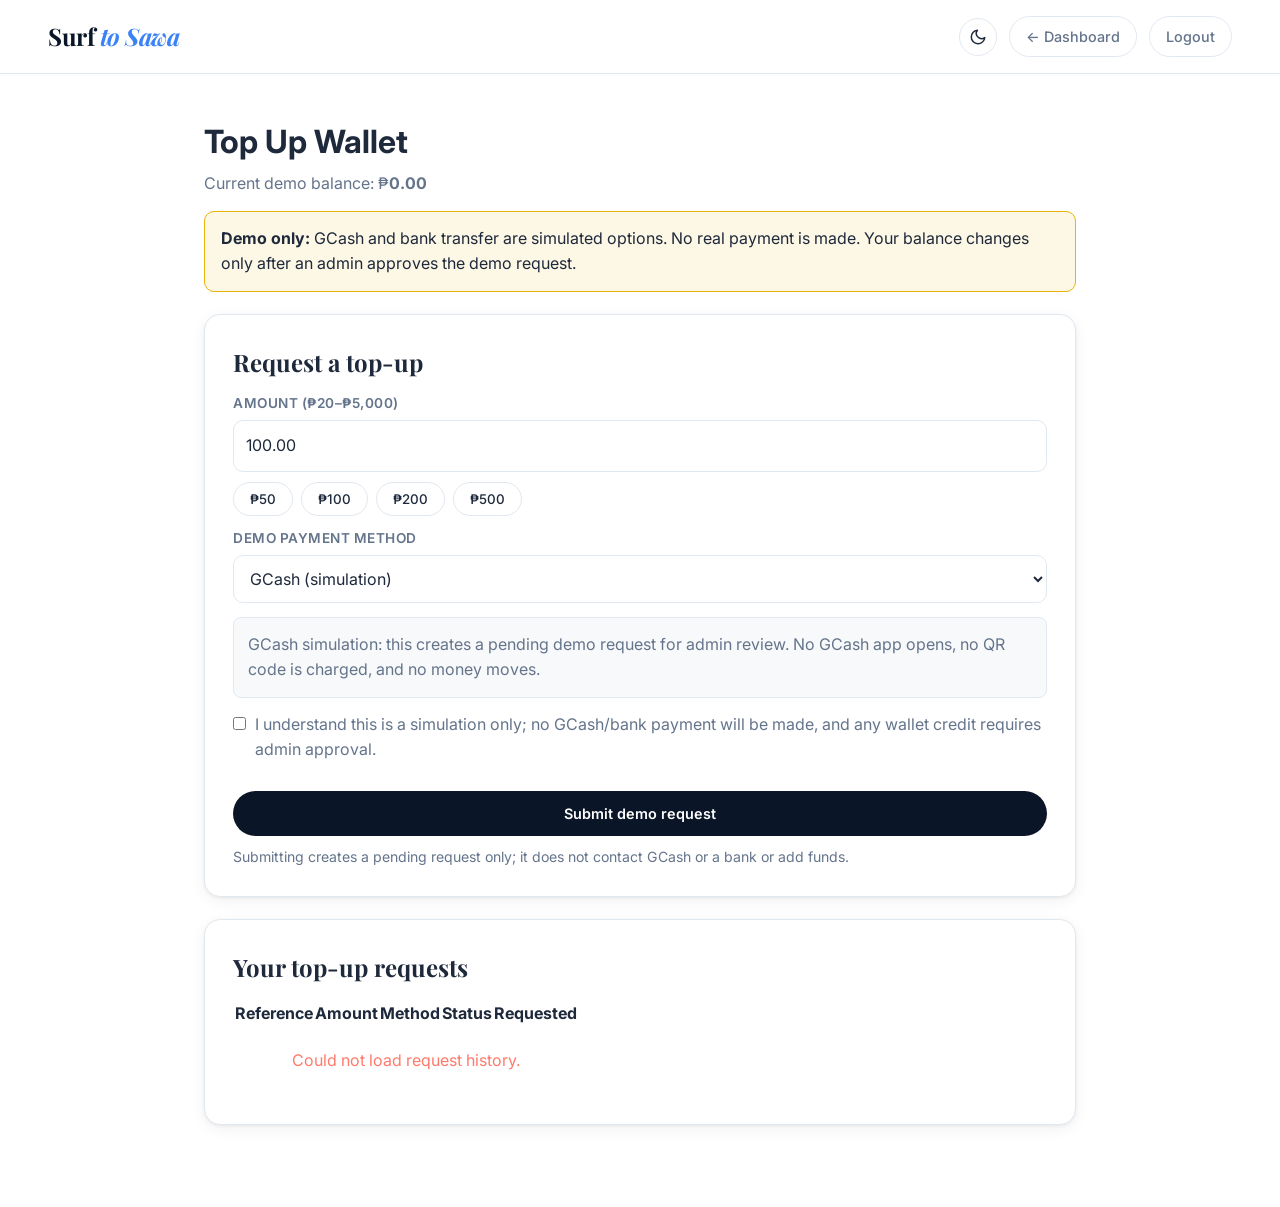
<file: topup.html>
<!DOCTYPE html>
<html lang="en">
<head>
<meta charset="UTF-8">
<meta name="viewport" content="width=device-width, initial-scale=1.0">
<title>Demo Top Up | Surf to Sawa</title>
<link rel="stylesheet" href="css/style.css">
<script src="js/theme.js"></script>
<style>
.topup-wrap { max-width: 920px; margin: 0 auto; padding: 42px 24px 60px; }
.demo-alert { padding: 14px 16px; border: 1px solid var(--load-elevated); border-radius: 10px; background: var(--load-elevated-tint); color: var(--text); margin: 14px 0 22px; }
.topup-card { background: var(--surface); border: 1px solid var(--border); border-radius: var(--radius); padding: 28px; box-shadow: var(--shadow); margin-bottom: 22px; }
.topup-card h2, .topup-card h3 { margin-bottom: 12px; font-family: var(--font-serif); }
.topup-label { display: block; color: var(--text-muted); font-weight: 600; margin: 12px 0 5px; font-size: 0.85rem; text-transform: uppercase; letter-spacing: 0.5px; }
.topup-input, .topup-select { width: 100%; padding: 12px; border-radius: var(--radius-sm); border: 1.5px solid var(--border); background: var(--bg); color: var(--text); font: inherit; }
.topup-note { color: var(--text-muted); font-size: .88rem; margin-top: 10px; }
.topup-presets { display: flex; gap: 8px; flex-wrap: wrap; margin: 10px 0; }
.topup-presets button { padding: 8px 16px; border-radius: var(--radius-pill); border: 1.5px solid var(--border); background: var(--bg); color: var(--text); cursor: pointer; font-weight: 500; font-family: var(--font-sans); transition: all .25s; }
.topup-presets button:hover { border-color: var(--accent-2); color: var(--accent-2); }
#topup-msg { display:none; padding: 12px 14px; border-radius: 8px; margin: 12px 0; }
.demo-payment-info { padding: 14px; border-radius: 8px; background: var(--bg-alt); border: 1px solid var(--border); margin: 14px 0; color: var(--text-muted); }
.history-wrap { overflow-x:auto; }
.status-pill { display:inline-block; padding:3px 10px; border-radius:var(--radius-pill); font-size:.78rem; font-weight:700; text-transform:capitalize; }
.status-pending { background:var(--load-elevated-tint); color:var(--load-elevated); }
.status-approved { background:var(--load-normal-tint); color:var(--load-normal); }
.status-rejected { background:var(--load-critical-tint); color:var(--load-critical); }
@media (max-width:600px) { .navbar { padding:14px 18px; } .topup-wrap { padding:26px 16px; } .topup-card { padding:18px; } }
</style>
</head>
<body>
<header class="navbar">
    <a href="index.html" class="logo">Surf <span>to Sawa</span></a>
    <nav style="display:flex;align-items:center;gap:12px;flex-wrap:wrap">
        <span id="welcome" style="color:var(--text-muted)"></span>
        <button type="button" class="theme-toggle" onclick="toggleTheme()"></button>
        <a href="dashboard.html" class="btn-outline">&larr; Dashboard</a>
        <a href="php/logout.php" onclick="localStorage.removeItem('user')" class="btn-outline">Logout</a>
    </nav>
</header>

<main class="topup-wrap">
    <h1>Top Up Wallet</h1>
    <p style="color:var(--text-muted);margin-top:4px">Current demo balance: ₱<strong id="balance">0.00</strong></p>
    <div class="demo-alert"><strong>Demo only:</strong> GCash and bank transfer are simulated options. No real payment is made. Your balance changes only after an admin approves the demo request.</div>

    <section class="topup-card">
        <h2>Request a top-up</h2>
        <form id="topup-form">
            <label class="topup-label" for="topup-amount">Amount (₱20–₱5,000)</label>
            <input class="topup-input" id="topup-amount" type="number" min="20" max="5000" step="0.01" value="100.00" required>
            <div class="topup-presets" aria-label="Common top-up amounts">
                <button type="button" data-amount="50">₱50</button>
                <button type="button" data-amount="100">₱100</button>
                <button type="button" data-amount="200">₱200</button>
                <button type="button" data-amount="500">₱500</button>
            </div>
            <label class="topup-label" for="topup-method">Demo payment method</label>
            <select class="topup-select" id="topup-method" required>
                <option value="gcash">GCash (simulation)</option>
                <option value="bank">Bank transfer (simulation)</option>
            </select>
            <div id="demo-payment-info" class="demo-payment-info" aria-live="polite"></div>
            <label style="display:flex;align-items:flex-start;gap:9px;color:var(--text-muted);margin:14px 0">
                <input id="demo-confirm" type="checkbox" required style="margin-top:5px">
                <span>I understand this is a simulation only; no GCash/bank payment will be made, and any wallet credit requires admin approval.</span>
            </label>
            <div id="topup-msg" role="status" aria-live="polite"></div>
            <button type="submit" class="btn-primary full" id="topup-submit">Submit demo request</button>
            <p class="topup-note">Submitting creates a pending request only; it does not contact GCash or a bank or add funds.</p>
        </form>
    </section>

    <section class="topup-card">
        <h2>Your top-up requests</h2>
        <div class="history-wrap">
            <table>
                <thead><tr><th>Reference</th><th>Amount</th><th>Method</th><th>Status</th><th>Requested</th></tr></thead>
                <tbody id="topup-history"><tr><td colspan="5" style="text-align:center;color:var(--text-muted);padding:20px">Loading…</td></tr></tbody>
            </table>
        </div>
    </section>
</main>

<script src="js/script.js?v=20261123c"></script>
<script src="js/topup.js"></script>
<script>
    checkSession();
    updateDemoPaymentInfo();
    loadTopupHistory();
</script>
</body>
</html>
</file>
<file: css/style.css>
/* ===== Surf to Sawa — Modern Light Theme (Nepalora-inspired) ===== */
@import url('https://fonts.googleapis.com/css2?family=Playfair+Display:ital,wght@0,400;0,500;0,600;0,700;1,400;1,500;1,600;1,700&family=Inter:wght@300;400;500;600;700&display=swap');

:root {
    --bg: #ffffff;
    --bg-alt: #f8f9fa;
    --nav-bg: rgba(255,255,255,0.95);
    --hero-bg: #0a1628;
    --surface: #ffffff;
    --border: #e2e8f0;
    --hover: #f1f5f9;
    --accent: #0a1628;
    --accent-ink: #0a1628;
    --on-accent: #ffffff;
    --accent-2: #3b82f6;
    --text: #1e293b;
    --text-muted: #64748b;

    --btn-primary-bg: #0a1628;
    --btn-primary-text: #ffffff;
    --btn-primary-hover: #1e293b;

    --load-idle: #3b82f6;     --load-idle-tint: rgba(59,130,246,.1);
    --load-normal: #22c55e;   --load-normal-tint: rgba(34,197,94,.1);
    --load-elevated: #eab308; --load-elevated-tint: rgba(234,179,8,.1);
    --load-high: #f97316;     --load-high-tint: rgba(249,115,22,.1);
    --load-critical: #ef4444; --load-critical-tint: rgba(239,68,68,.1);

    --shadow: 0 1px 3px rgba(0,0,0,.06), 0 4px 16px rgba(0,0,0,.06);
    --shadow-lg: 0 8px 30px rgba(0,0,0,.1);

    --font-serif: 'Playfair Display', Georgia, serif;
    --font-sans: 'Inter', 'Segoe UI', sans-serif;
    --radius: 16px;
    --radius-sm: 10px;
    --radius-pill: 999px;
}

[data-theme="dark"] {
    --bg: #090d16;
    --bg-alt: #0e1422;
    --nav-bg: rgba(9, 13, 22, 0.92);
    --hero-bg: #05080e;
    --surface: #131b2e;
    --border: #1e293b;
    --hover: #19243d;
    --accent: #ffffff;
    --accent-ink: #ffffff;
    --on-accent: #090d16;
    --accent-2: #60a5fa;
    --text: #f1f5f9;
    --text-muted: #94a3b8;

    --btn-primary-bg: #ffffff;
    --btn-primary-text: #090d16;
    --btn-primary-hover: #e2e8f0;

    --load-idle: #60a5fa;     --load-idle-tint: rgba(96,165,250,.15);
    --load-normal: #34d399;   --load-normal-tint: rgba(52,211,153,.15);
    --load-elevated: #fbbf24; --load-elevated-tint: rgba(251,191,36,.15);
    --load-high: #fb923c;     --load-high-tint: rgba(251,146,60,.15);
    --load-critical: #f87171; --load-critical-tint: rgba(248,113,113,.15);

    --shadow: 0 1px 3px rgba(0,0,0,.4), 0 4px 16px rgba(0,0,0,.4);
    --shadow-lg: 0 8px 30px rgba(0,0,0,.6);
}

* { margin: 0; padding: 0; box-sizing: border-box; }
body { background: var(--bg); color: var(--text); line-height: 1.6; font-family: var(--font-sans); }
:focus-visible { outline: 2px solid var(--accent-2); outline-offset: 2px; }
img { max-width: 100%; display: block; }

/* Global Smooth Theme Transitions */
html, body {
    transition: background-color 0.35s cubic-bezier(0.4, 0, 0.2, 1),
                color 0.35s cubic-bezier(0.4, 0, 0.2, 1);
}
.navbar, .hero, .plans, .dashboard, .about-section, .stats-bar, footer,
.auth-body, .auth-card, .plan-card, .feature-card, .sub-card, .stat-card,
.chart-card, .modal-card, .table-wrap, .sidebar, .content,
.search-box, input, select, table, th, td, .btn-primary, .btn-outline,
.theme-toggle, .view-more, .badge, h1, h2, h3, h4, p, span, strong, b, a {
    transition: background-color 0.35s cubic-bezier(0.4, 0, 0.2, 1),
                border-color 0.35s cubic-bezier(0.4, 0, 0.2, 1),
                color 0.35s cubic-bezier(0.4, 0, 0.2, 1),
                box-shadow 0.35s cubic-bezier(0.4, 0, 0.2, 1);
}

/* ===== Navbar ===== */
.navbar {
    display: flex; justify-content: space-between; align-items: center;
    padding: 16px 48px; background: var(--nav-bg);
    backdrop-filter: blur(12px); -webkit-backdrop-filter: blur(12px);
    border-bottom: 1px solid var(--border);
    position: sticky; top: 0; z-index: 100;
}
.logo {
    font-family: var(--font-serif); font-size: 1.5rem; font-weight: 700;
    color: var(--accent); text-decoration: none; letter-spacing: -0.02em;
}
.logo span { font-style: italic; color: var(--accent-2); }
.navbar nav { display: flex; align-items: center; gap: 8px; flex-wrap: wrap; }
.navbar nav a {
    color: var(--text-muted); text-decoration: none; font-size: 0.9rem;
    font-weight: 500; padding: 8px 16px; border-radius: var(--radius-pill);
    transition: all .25s;
}
.navbar nav a:hover { color: var(--text); background: var(--hover); }

/* ===== Split Hero ===== */
.hero-split {
    padding: 80px 48px 90px;
    background: var(--bg);
    overflow: hidden;
    position: relative;
    transition: background-color 0.35s ease;
}

.hero-split::before {
    content: '';
    position: absolute;
    top: -20%;
    right: -10%;
    width: 650px;
    height: 650px;
    background: radial-gradient(circle, rgba(59, 130, 246, 0.08) 0%, transparent 70%);
    pointer-events: none;
    z-index: 0;
    transition: background 0.35s ease;
}

[data-theme="dark"] .hero-split::before {
    background: radial-gradient(circle, rgba(96, 165, 250, 0.12) 0%, transparent 70%);
}

.hero-split-inner {
    max-width: 1240px;
    margin: 0 auto;
    display: grid;
    grid-template-columns: 1.15fr 0.95fr;
    align-items: center;
    gap: 60px;
    position: relative;
    z-index: 1;
}

/* Left Content */
.hero-content {
    animation: heroFadeIn 0.8s cubic-bezier(0.16, 1, 0.3, 1) both;
}

.hero-eyebrow {
    display: inline-flex;
    align-items: center;
    gap: 10px;
    padding: 6px 16px;
    border-radius: var(--radius-pill);
    background: var(--hover);
    border: 1px solid var(--border);
    font-size: 0.8rem;
    font-weight: 600;
    letter-spacing: 1px;
    text-transform: uppercase;
    color: var(--accent-2);
    margin-bottom: 24px;
    transition: all 0.35s ease;
}

.eyebrow-dot {
    width: 8px;
    height: 8px;
    border-radius: 50%;
    background: var(--load-normal);
    box-shadow: 0 0 0 3px var(--load-normal-tint);
}

.hero-content h1 {
    font-family: var(--font-serif);
    font-size: clamp(2.5rem, 4.4vw, 4rem);
    font-weight: 400;
    line-height: 1.12;
    color: var(--text);
    margin-bottom: 22px;
    letter-spacing: -0.025em;
    transition: color 0.35s ease;
}

.hero-content h1 span {
    font-style: italic;
    font-weight: 600;
    color: var(--accent-2);
}

.hero-content p {
    color: var(--text-muted);
    font-size: 1.08rem;
    line-height: 1.75;
    max-width: 520px;
    margin-bottom: 34px;
    transition: color 0.35s ease;
}

.hero-actions {
    display: flex;
    gap: 14px;
    align-items: center;
    flex-wrap: wrap;
    margin-bottom: 40px;
}

.hero-stats-row {
    display: flex;
    align-items: center;
    gap: 24px;
    padding-top: 28px;
    border-top: 1px solid var(--border);
    transition: border-color 0.35s ease;
}

.hero-stat {
    display: flex;
    flex-direction: column;
}

.hero-stat-value {
    font-family: var(--font-serif);
    font-size: 1.5rem;
    font-weight: 700;
    color: var(--text);
    line-height: 1.2;
    transition: color 0.35s ease;
}

.hero-stat-label {
    font-size: 0.8rem;
    color: var(--text-muted);
    margin-top: 2px;
    transition: color 0.35s ease;
}

.hero-stat-divider {
    width: 1px;
    height: 32px;
    background: var(--border);
    transition: background 0.35s ease;
}

/* Right Visual Frame */
.hero-visual {
    position: relative;
    animation: heroFadeIn 1s cubic-bezier(0.16, 1, 0.3, 1) 0.15s both;
}

.hero-card-frame {
    position: relative;
    border-radius: 28px;
    overflow: visible;
    background: var(--surface);
    border: 1px solid var(--border);
    box-shadow: var(--shadow-lg);
    transition: transform 0.6s cubic-bezier(0.16, 1, 0.3, 1), box-shadow 0.6s cubic-bezier(0.16, 1, 0.3, 1);
}

.hero-card-frame:hover {
    transform: translateY(-6px);
    box-shadow: 0 24px 50px rgba(0,0,0,0.14);
}

[data-theme="dark"] .hero-card-frame:hover {
    box-shadow: 0 24px 50px rgba(0,0,0,0.5);
}

.hero-card-img {
    width: 100%;
    height: 480px;
    object-fit: cover;
    display: block;
    border-radius: 27px;
    transition: transform 0.8s cubic-bezier(0.16, 1, 0.3, 1);
}

.hero-card-frame:hover .hero-card-img {
    transform: scale(1.03);
}

.hero-card-overlay {
    position: absolute;
    inset: 0;
    border-radius: 27px;
    background: linear-gradient(180deg, rgba(10,22,40,0.05) 0%, rgba(10,22,40,0.55) 100%);
    pointer-events: none;
}

/* Floating Glass Cards */
.floating-badge {
    position: absolute;
    background: var(--surface);
    border: 1px solid var(--border);
    border-radius: 20px;
    padding: 16px 20px;
    box-shadow: var(--shadow-lg);
    backdrop-filter: blur(16px);
    -webkit-backdrop-filter: blur(16px);
    display: flex;
    align-items: center;
    gap: 14px;
    z-index: 10;
    transition: transform 0.4s cubic-bezier(0.16, 1, 0.3, 1), box-shadow 0.4s ease, background-color 0.35s ease, border-color 0.35s ease;
}

.floating-badge:hover {
    transform: scale(1.03) !important;
}

.badge-top {
    top: -18px;
    left: -24px;
    animation: floatSmooth 6s ease-in-out infinite;
}

.badge-bottom {
    bottom: -22px;
    right: -20px;
    padding: 18px 24px;
    justify-content: space-between;
    min-width: 260px;
    animation: floatSmoothReverse 7s ease-in-out infinite;
}

.pulse-indicator {
    width: 10px;
    height: 10px;
    border-radius: 50%;
    background: var(--load-normal);
    box-shadow: 0 0 0 0 rgba(34, 197, 94, 0.7);
    animation: pulseRing 2s infinite;
    flex-shrink: 0;
}

.badge-title {
    font-size: 0.92rem;
    font-weight: 700;
    color: var(--text);
    line-height: 1.3;
}

.badge-sub {
    font-size: 0.78rem;
    color: var(--text-muted);
}

.plan-pill {
    display: inline-block;
    padding: 3px 8px;
    border-radius: var(--radius-pill);
    background: var(--load-normal-tint);
    color: var(--load-normal);
    font-size: 0.72rem;
    font-weight: 700;
    margin-bottom: 4px;
}

.badge-price {
    font-family: var(--font-serif);
    font-size: 1.25rem;
    font-weight: 700;
    color: var(--accent-2);
    margin-top: 2px;
}

.badge-price small {
    font-size: 0.78rem;
    font-family: var(--font-sans);
    color: var(--text-muted);
    font-weight: 400;
}

.badge-action-btn {
    display: inline-flex;
    align-items: center;
    justify-content: center;
    width: 40px;
    height: 40px;
    border-radius: 50%;
    background: var(--btn-primary-bg);
    color: var(--btn-primary-text);
    text-decoration: none;
    font-size: 1.1rem;
    transition: transform 0.3s ease, background 0.3s ease, color 0.3s ease;
    flex-shrink: 0;
}

.badge-action-btn:hover {
    transform: scale(1.1) rotate(5deg);
}

/* Keyframe Animations */
@keyframes heroFadeIn {
    from {
        opacity: 0;
        transform: translateY(24px);
    }
    to {
        opacity: 1;
        transform: translateY(0);
    }
}

@keyframes floatSmooth {
    0%, 100% {
        transform: translateY(0);
    }
    50% {
        transform: translateY(-10px);
    }
}

@keyframes floatSmoothReverse {
    0%, 100% {
        transform: translateY(0);
    }
    50% {
        transform: translateY(8px);
    }
}

@keyframes pulseRing {
    0% {
        box-shadow: 0 0 0 0 rgba(34, 197, 94, 0.7);
    }
    70% {
        box-shadow: 0 0 0 8px rgba(34, 197, 94, 0);
    }
    100% {
        box-shadow: 0 0 0 0 rgba(34, 197, 94, 0);
    }
}

/* Responsive Split */
@media (max-width: 992px) {
    .hero-split {
        padding: 50px 24px 60px;
    }
    .hero-split-inner {
        grid-template-columns: 1fr;
        gap: 48px;
    }
    .hero-visual {
        max-width: 520px;
        margin: 0 auto;
    }
    .hero-card-img {
        height: 380px;
    }
    .badge-top {
        left: -8px;
    }
    .badge-bottom {
        right: -8px;
    }
}

@media (max-width: 600px) {
    .hero-stats-row {
        gap: 14px;
        flex-wrap: wrap;
    }
    .hero-stat-divider {
        display: none;
    }
    .badge-bottom {
        min-width: 220px;
        padding: 14px 16px;
    }
}

/* ===== Buttons ===== */
.btn-primary, .btn-outline {
    padding: 12px 28px; border-radius: var(--radius-pill); text-decoration: none;
    font-weight: 600; font-size: 0.9rem; cursor: pointer; border: none;
    transition: all .3s ease; display: inline-flex; align-items: center;
    justify-content: center; gap: 6px; font-family: var(--font-sans);
}
.btn-primary {
    background: var(--btn-primary-bg); color: var(--btn-primary-text);
}
.btn-primary:hover {
    background: var(--btn-primary-hover); color: var(--btn-primary-text);
    transform: translateY(-2px); box-shadow: var(--shadow-lg);
}
.btn-outline {
    border: 1.5px solid var(--border); color: var(--text); background: transparent;
}
.btn-outline:hover { border-color: var(--accent-2); color: var(--accent-2); background: var(--hover); }

/* Theme Toggle Button */
.theme-toggle {
    display: inline-flex; align-items: center; justify-content: center;
    width: 38px; height: 38px; border-radius: var(--radius-pill);
    border: 1.5px solid var(--border); background: var(--surface);
    color: var(--text); cursor: pointer; transition: all .25s;
    padding: 0; flex-shrink: 0;
}
.theme-toggle:hover {
    border-color: var(--accent-2); color: var(--accent-2); background: var(--hover);
}
.theme-toggle svg {
    pointer-events: none;
    transition: transform 0.45s cubic-bezier(0.34, 1.56, 0.64, 1);
}
.theme-toggle:active svg,
html.theme-animating .theme-toggle svg {
    transform: rotate(180deg) scale(0.88);
}

.full { width: 100%; padding: 14px; margin-top: 14px; }

/* ===== Section Labels ===== */
.section-label {
    display: inline-block; font-size: 0.75rem; font-weight: 600;
    letter-spacing: 2.5px; text-transform: uppercase; color: var(--text-muted);
    margin-bottom: 12px;
}

/* ===== Plans Section ===== */
.plans, .dashboard { padding: 80px 48px; }
.plans { background: var(--bg); text-align: center; }
.plans h2, .dashboard h2, .dashboard h3 {
    font-family: var(--font-serif); color: var(--text); margin-bottom: 12px;
}
.plans h2 {
    font-size: clamp(1.8rem, 3.5vw, 2.6rem); font-weight: 400;
    margin-bottom: 48px;
}
.plans h2 em { font-style: italic; font-weight: 600; }

/* Plan Grid */
.plan-grid {
    display: grid; gap: 24px;
    grid-template-columns: repeat(auto-fit, minmax(260px, 1fr));
    max-width: 1200px; margin: 0 auto;
}
.plan-card {
    background: var(--surface); border: 1px solid var(--border);
    border-radius: var(--radius); padding: 32px 24px; text-align: center;
    transition: all .35s ease; box-shadow: var(--shadow); position: relative;
    overflow: hidden;
}
.plan-card::before {
    content: ''; position: absolute; top: 0; left: 0; right: 0; height: 4px;
    background: linear-gradient(90deg, var(--accent-2), #22c55e);
    transform: scaleX(0); transition: transform .35s; transform-origin: left;
}
.plan-card:hover::before { transform: scaleX(1); }
.plan-card:hover { transform: translateY(-8px); box-shadow: var(--shadow-lg); border-color: transparent; }
.plan-card h4 {
    font-family: var(--font-serif); font-size: 1.25rem; color: var(--text);
    margin-bottom: 10px; font-weight: 600;
}
.plan-card .price {
    font-size: 2.2rem; font-weight: 700; color: var(--accent-2);
    margin: 18px 0 6px; letter-spacing: -0.03em;
}
.plan-card p { color: var(--text-muted); font-size: 0.9rem; margin-bottom: 18px; line-height: 1.5; }

/* ===== Plan Carousel (horizontal scroll on landing) ===== */
.plan-carousel-wrap {
    max-width: 1200px; margin: 0 auto; overflow-x: auto; padding: 20px 0 40px;
    scrollbar-width: none; -ms-overflow-style: none;
}
.plan-carousel-wrap::-webkit-scrollbar { display: none; }
.plan-carousel {
    display: flex; gap: 24px; padding: 0 24px;
    scroll-snap-type: x mandatory;
}
.plan-carousel .plan-card {
    flex: 0 0 280px; scroll-snap-align: center;
}

/* ===== About Section ===== */
.about-section {
    padding: 80px 48px; background: var(--bg-alt);
}
.about-inner {
    max-width: 1100px; margin: 0 auto;
    display: grid; grid-template-columns: 1fr 1fr; gap: 60px; align-items: start;
}
.about-text h2 {
    font-family: var(--font-serif); font-size: 2rem; font-weight: 400;
    color: var(--text); margin-bottom: 16px;
}
.about-text p { color: var(--text-muted); font-size: 1rem; line-height: 1.8; }

.feature-cards { display: flex; flex-direction: column; gap: 20px; }
.feature-card {
    background: var(--surface); border-radius: var(--radius); padding: 28px;
    box-shadow: var(--shadow); transition: transform .3s, box-shadow .3s;
}
.feature-card:hover { transform: translateY(-4px); box-shadow: var(--shadow-lg); }
.feature-card h4 {
    font-family: var(--font-serif); font-size: 1.1rem; color: var(--text);
    margin-bottom: 8px; font-weight: 600;
}
.feature-card p { color: var(--text-muted); font-size: 0.9rem; line-height: 1.6; }

/* ===== Stats Bar ===== */
.stats-bar {
    display: flex; justify-content: center; gap: 60px; padding: 56px 48px;
    flex-wrap: wrap; border-top: 1px solid var(--border); border-bottom: 1px solid var(--border);
    background: var(--bg);
}
.stat-item { text-align: center; }
.stat-item .stat-number {
    font-family: var(--font-serif); font-size: 2.4rem; font-weight: 700;
    color: var(--text); display: block; letter-spacing: -0.03em;
}
.stat-item .stat-label {
    font-size: 0.85rem; color: var(--text-muted); margin-top: 4px;
}

/* ===== View More Link ===== */
.view-more {
    display: inline-flex; align-items: center; gap: 10px;
    color: var(--text); font-weight: 500; font-size: 0.95rem;
    text-decoration: none; margin-top: 32px;
    padding: 10px 0; border-bottom: 1px solid var(--border);
    transition: all .3s;
}
.view-more:hover { border-color: var(--text); gap: 14px; }
.view-more .arrow {
    display: inline-flex; align-items: center; justify-content: center;
    width: 32px; height: 32px; border-radius: 50%;
    border: 1px solid var(--border); font-size: 0.9rem;
    transition: all .3s;
}
.view-more:hover .arrow { background: var(--accent); color: var(--on-accent); border-color: var(--accent); }

/* ===== Auth Pages ===== */
.auth-body {
    display: flex; justify-content: center; align-items: center; min-height: 100vh;
    background: var(--bg-alt);
    background-image:
        radial-gradient(circle at 20% 50%, rgba(59,130,246,.06) 0%, transparent 50%),
        radial-gradient(circle at 80% 20%, rgba(34,197,94,.05) 0%, transparent 40%);
}
.auth-card {
    background: var(--surface); padding: 48px 40px; border-radius: var(--radius);
    width: 100%; max-width: 420px; box-shadow: var(--shadow-lg);
    border: 1px solid var(--border);
}
.auth-card h2 {
    font-family: var(--font-serif); color: var(--text); font-size: 1.8rem;
    font-weight: 600; margin-bottom: 6px;
}
.auth-card .sub { color: var(--text-muted); font-size: 0.9rem; margin-bottom: 28px; }
.auth-card input, .auth-card select {
    width: 100%; padding: 13px 16px; margin-bottom: 14px; border-radius: var(--radius-sm);
    border: 1.5px solid var(--border); background: var(--bg-alt); color: var(--text);
    font-family: var(--font-sans); font-size: 0.95rem; transition: all .25s;
}
.auth-card input::placeholder { color: #94a3b8; }
.password-wrap { position: relative; margin-bottom: 14px; }
.password-wrap input { margin-bottom: 0; padding-right: 48px; }
.password-toggle {
    position: absolute; right: 8px; top: 0; bottom: 0; margin-top: auto; margin-bottom: auto;
    display: inline-flex; align-items: center; justify-content: center;
    width: 32px; height: 32px; padding: 0;
    background: transparent; border: none; border-radius: 8px;
    color: var(--text-muted); cursor: pointer;
    transition: color .2s ease, background .2s ease;
}
.password-toggle:hover { color: var(--accent-2); background: rgba(59,130,246,.12); }
.password-toggle:active { background: rgba(59,130,246,.2); }
.password-toggle:focus-visible { outline: 2px solid var(--accent-2); outline-offset: 1px; }
.password-toggle svg { width: 20px; height: 20px; }
.password-toggle .icon-eye-off { display: none; }
.password-toggle.revealed { color: var(--accent-2); }
.password-toggle.revealed .icon-eye { display: none; }
.password-toggle.revealed .icon-eye-off { display: block; }
.auth-card input:focus, .auth-card select:focus {
    outline: none; border-color: var(--accent-2);
    box-shadow: 0 0 0 3px rgba(59,130,246,.12); background: var(--bg);
}
.switch { text-align: center; margin-top: 20px; color: var(--text-muted); font-size: .9rem; }
.switch a { color: var(--accent-2); text-decoration: none; font-weight: 600; }
.switch a:hover { text-decoration: underline; }

/* ===== Dashboard ===== */
.dashboard h2 {
    font-size: clamp(1.6rem, 3vw, 2rem); font-weight: 500;
}
.dashboard h3 { font-size: 1.3rem; font-weight: 500; margin-top: 10px; }
.balance-display {
    font-size: 1rem; color: var(--text-muted); margin-bottom: 24px;
}
.balance-display strong { color: var(--accent-2); font-size: 1.3rem; }

.sub-card {
    background: var(--surface); border: 1px solid var(--border);
    border-left: 4px solid var(--accent-2);
    border-radius: var(--radius); padding: 24px 28px; box-shadow: var(--shadow);
    transition: all .3s;
}
.sub-card:hover { box-shadow: var(--shadow-lg); }

.badge {
    display: inline-block; padding: 4px 12px; border-radius: var(--radius-pill);
    font-size: .75rem; font-weight: 700;
}
.badge.active { background: var(--load-normal-tint); color: var(--load-normal); }
.badge.user   { background: var(--load-idle-tint);   color: var(--load-idle); }
.badge.admin  { background: var(--load-high-tint);   color: var(--load-high); }
.badge.expired { background: var(--load-critical-tint); color: var(--load-critical); }

/* ===== Footer ===== */
footer {
    text-align: center; padding: 40px 48px; color: var(--text-muted); font-size: .88rem;
    border-top: 1px solid var(--border); background: var(--bg-alt);
}

/* ===== Responsive ===== */
@media (max-width: 768px) {
    .navbar { padding: 14px 20px; }
    .navbar nav { gap: 4px; }
    .navbar nav a { padding: 6px 10px; font-size: 0.8rem; }
    .plans, .dashboard { padding: 50px 20px; }
    .about-inner { grid-template-columns: 1fr; gap: 30px; }
    .about-section { padding: 50px 20px; }
    .stats-bar { gap: 30px; padding: 40px 20px; }
    .plan-grid { grid-template-columns: 1fr; }
}
</file>
